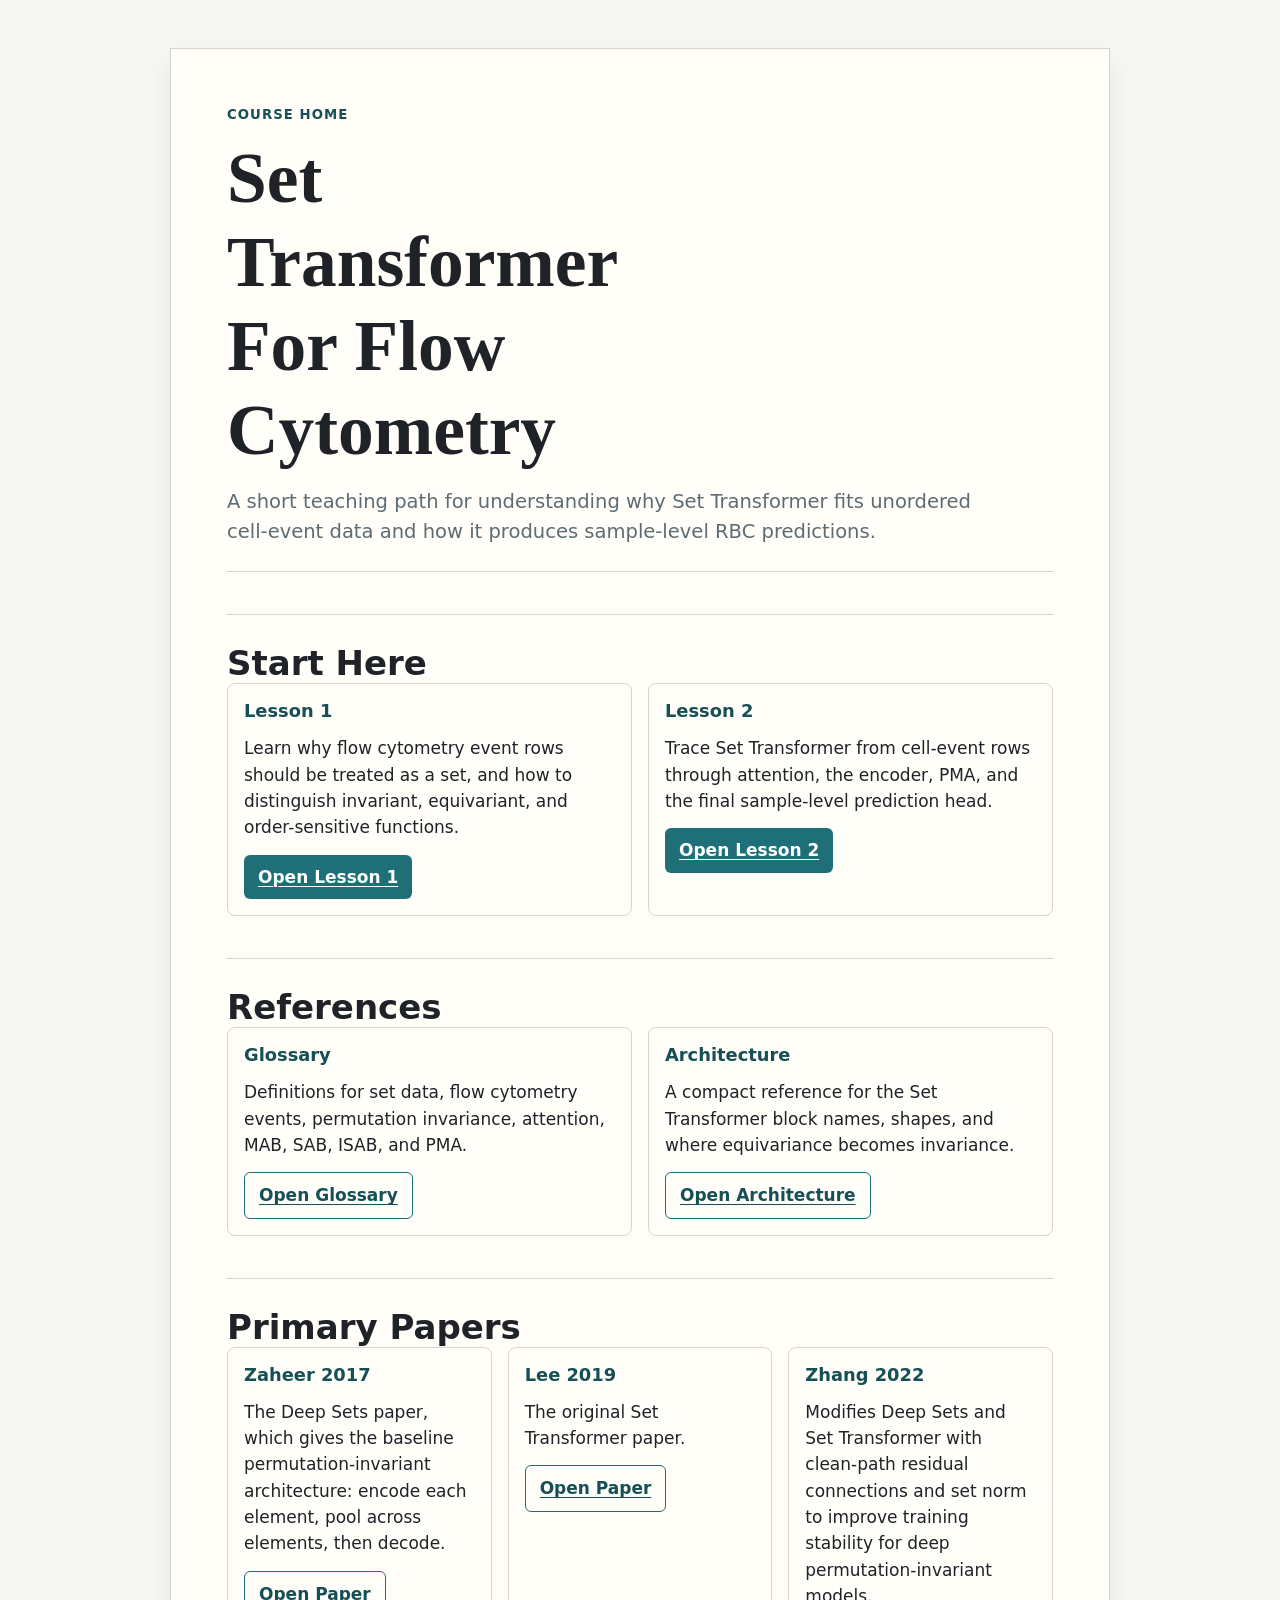
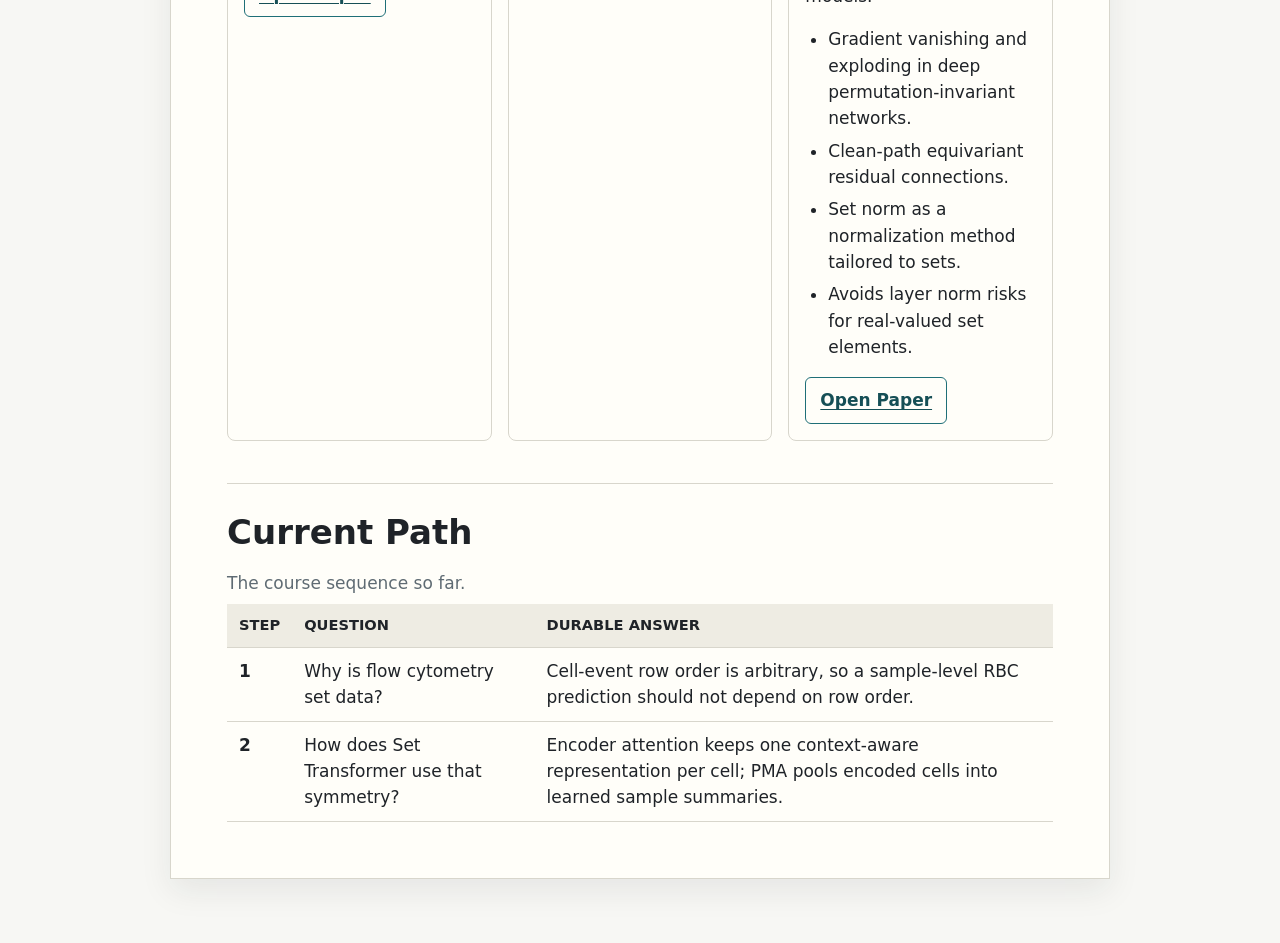
<file: index.html>
<!doctype html>
<html lang="en">
  <head>
    <meta charset="utf-8">
    <meta name="viewport" content="width=device-width, initial-scale=1">
    <title>Set Transformer Course Home</title>
    <link rel="stylesheet" href="assets/course.css">
  </head>
  <body>
    <main>
      <article>
        <header>
          <p class="kicker">Course Home</p>
          <h1>Set Transformer For Flow Cytometry</h1>
          <p class="lede">
            A short teaching path for understanding why Set Transformer fits unordered cell-event data and how it produces sample-level RBC predictions.
          </p>
        </header>

        <section aria-labelledby="start">
          <h2 id="start">Start Here</h2>
          <div class="grid">
            <section class="panel">
              <h3>Lesson 1</h3>
              <p>
                Learn why flow cytometry event rows should be treated as a set, and how to distinguish invariant, equivariant, and order-sensitive functions.
              </p>
              <p>
                <a class="button" href="lessons/0001-permutation-invariance-for-flow-cytometry.html" target="_blank" rel="noopener noreferrer">Open Lesson 1</a>
              </p>
            </section>

            <section class="panel">
              <h3>Lesson 2</h3>
              <p>
                Trace Set Transformer from cell-event rows through attention, the encoder, PMA, and the final sample-level prediction head.
              </p>
              <p>
                <a class="button" href="lessons/0002-how-set-transformer-builds-an-invariant-predictor.html" target="_blank" rel="noopener noreferrer">Open Lesson 2</a>
              </p>
            </section>
          </div>
        </section>

        <section aria-labelledby="reference">
          <h2 id="reference">References</h2>
          <div class="grid">
            <section class="panel">
              <h3>Glossary</h3>
              <p>
                Definitions for set data, flow cytometry events, permutation invariance, attention, MAB, SAB, ISAB, and PMA.
              </p>
              <p>
                <a class="button secondary" href="reference/glossary.html" target="_blank" rel="noopener noreferrer">Open Glossary</a>
              </p>
            </section>

            <section class="panel">
              <h3>Architecture</h3>
              <p>
                A compact reference for the Set Transformer block names, shapes, and where equivariance becomes invariance.
              </p>
              <p>
                <a class="button secondary" href="reference/set-transformer-architecture.html" target="_blank" rel="noopener noreferrer">Open Architecture</a>
              </p>
            </section>
          </div>
        </section>

        <section aria-labelledby="papers">
          <h2 id="papers">Primary Papers</h2>
          <div class="grid">
            <section class="panel">
              <h3>Zaheer 2017</h3>
              <p>
                The Deep Sets paper, which gives the baseline permutation-invariant architecture: encode each element, pool across elements, then decode.
              </p>
              <p>
                <a class="button secondary" href="https://arxiv.org/abs/1703.06114" target="_blank" rel="noopener noreferrer">Open Paper</a>
              </p>
            </section>

            <section class="panel">
              <h3>Lee 2019</h3>
              <p>
                The original Set Transformer paper.
              </p>
              <p>
                <a class="button secondary" href="https://arxiv.org/abs/1810.00825" target="_blank" rel="noopener noreferrer">Open Paper</a>
              </p>
            </section>

            <section class="panel">
              <h3>Zhang 2022</h3>
              <p>
                Modifies Deep Sets and Set Transformer with clean-path residual connections and set norm to improve training stability for deep permutation-invariant models.
              </p>
              <ul>
                <li>Gradient vanishing and exploding in deep permutation-invariant networks.</li>
                <li>Clean-path equivariant residual connections.</li>
                <li>Set norm as a normalization method tailored to sets.</li>
                <li>Avoids layer norm risks for real-valued set elements.</li>
              </ul>
              <p>
                <a class="button secondary" href="https://arxiv.org/abs/2206.11925" target="_blank" rel="noopener noreferrer">Open Paper</a>
              </p>
            </section>
          </div>
        </section>

        <section aria-labelledby="path">
          <h2 id="path">Current Path</h2>
          <table>
            <caption>The course sequence so far.</caption>
            <thead>
              <tr>
                <th>Step</th>
                <th>Question</th>
                <th>Durable answer</th>
              </tr>
            </thead>
            <tbody>
              <tr>
                <td><strong>1</strong></td>
                <td>Why is flow cytometry set data?</td>
                <td>Cell-event row order is arbitrary, so a sample-level RBC prediction should not depend on row order.</td>
              </tr>
              <tr>
                <td><strong>2</strong></td>
                <td>How does Set Transformer use that symmetry?</td>
                <td>Encoder attention keeps one context-aware representation per cell; PMA pools encoded cells into learned sample summaries.</td>
              </tr>
            </tbody>
          </table>
        </section>
      </article>
    </main>
  </body>
</html>
</file>
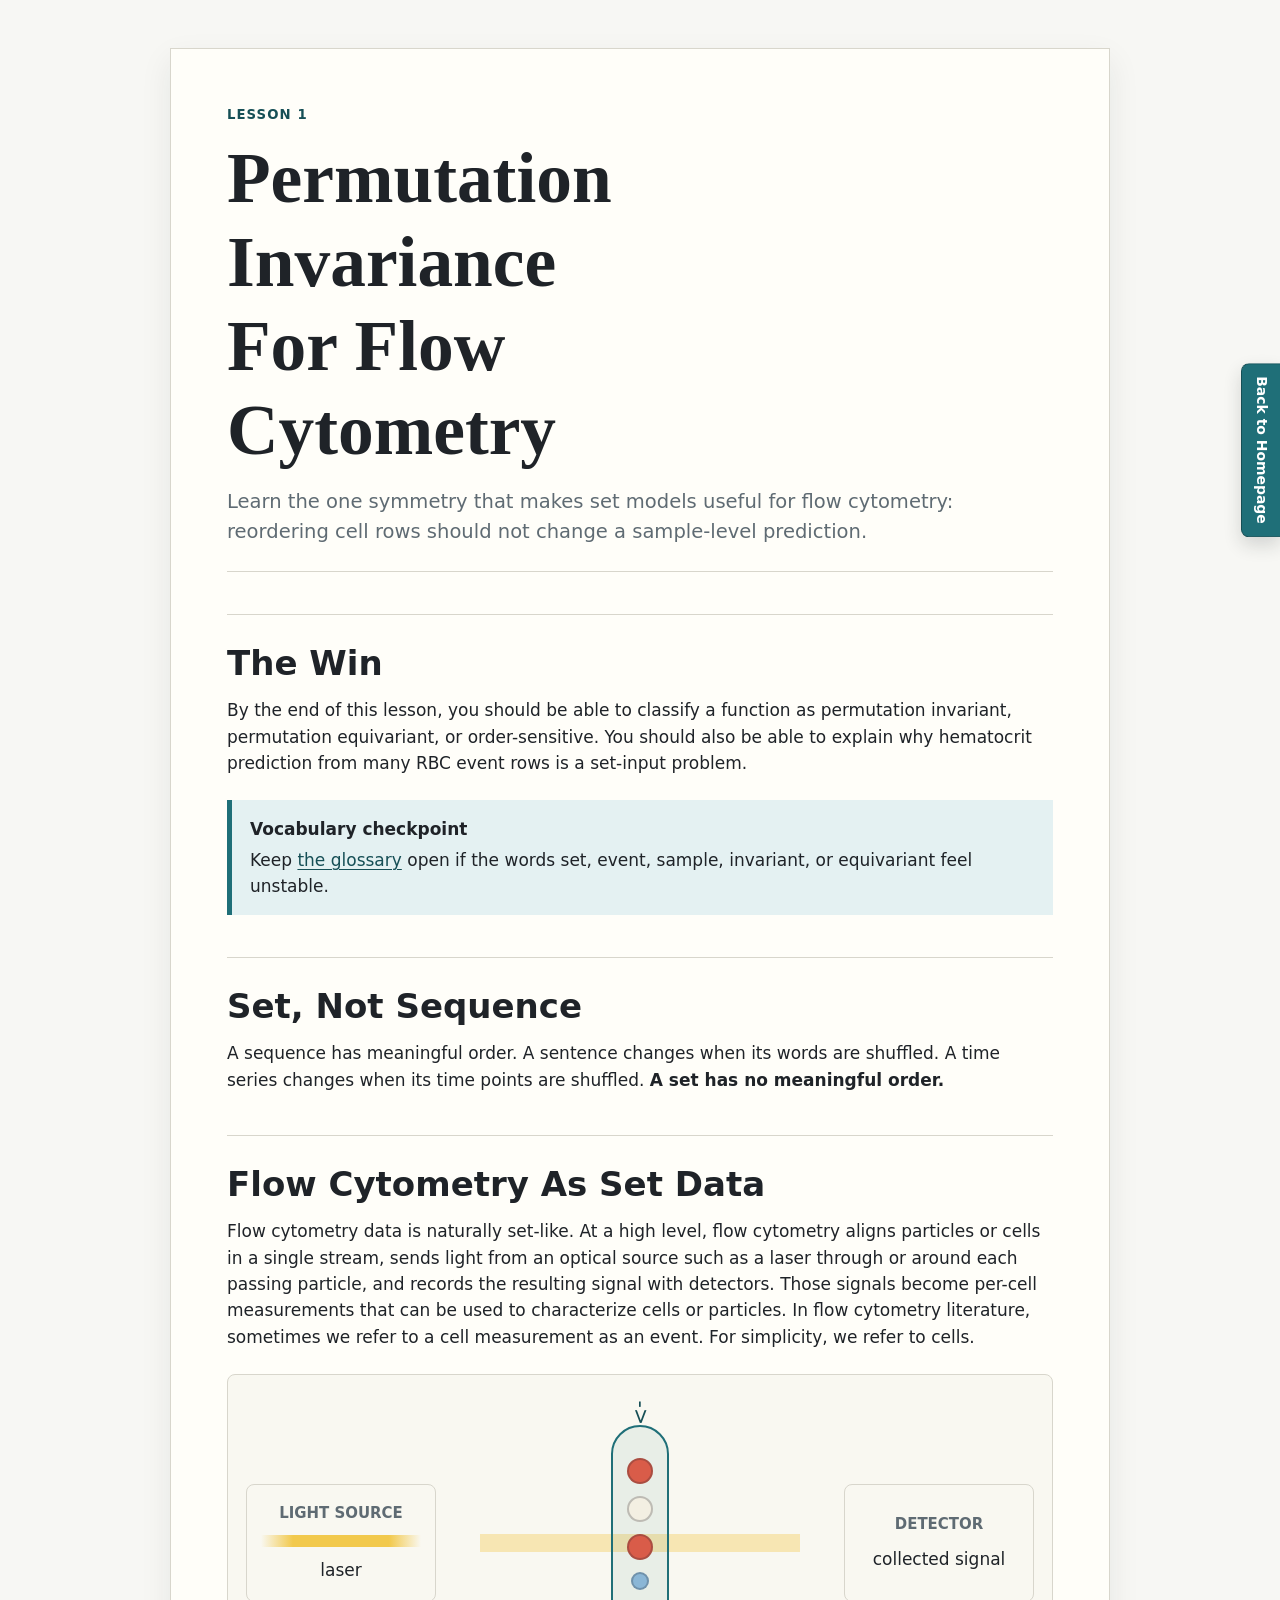
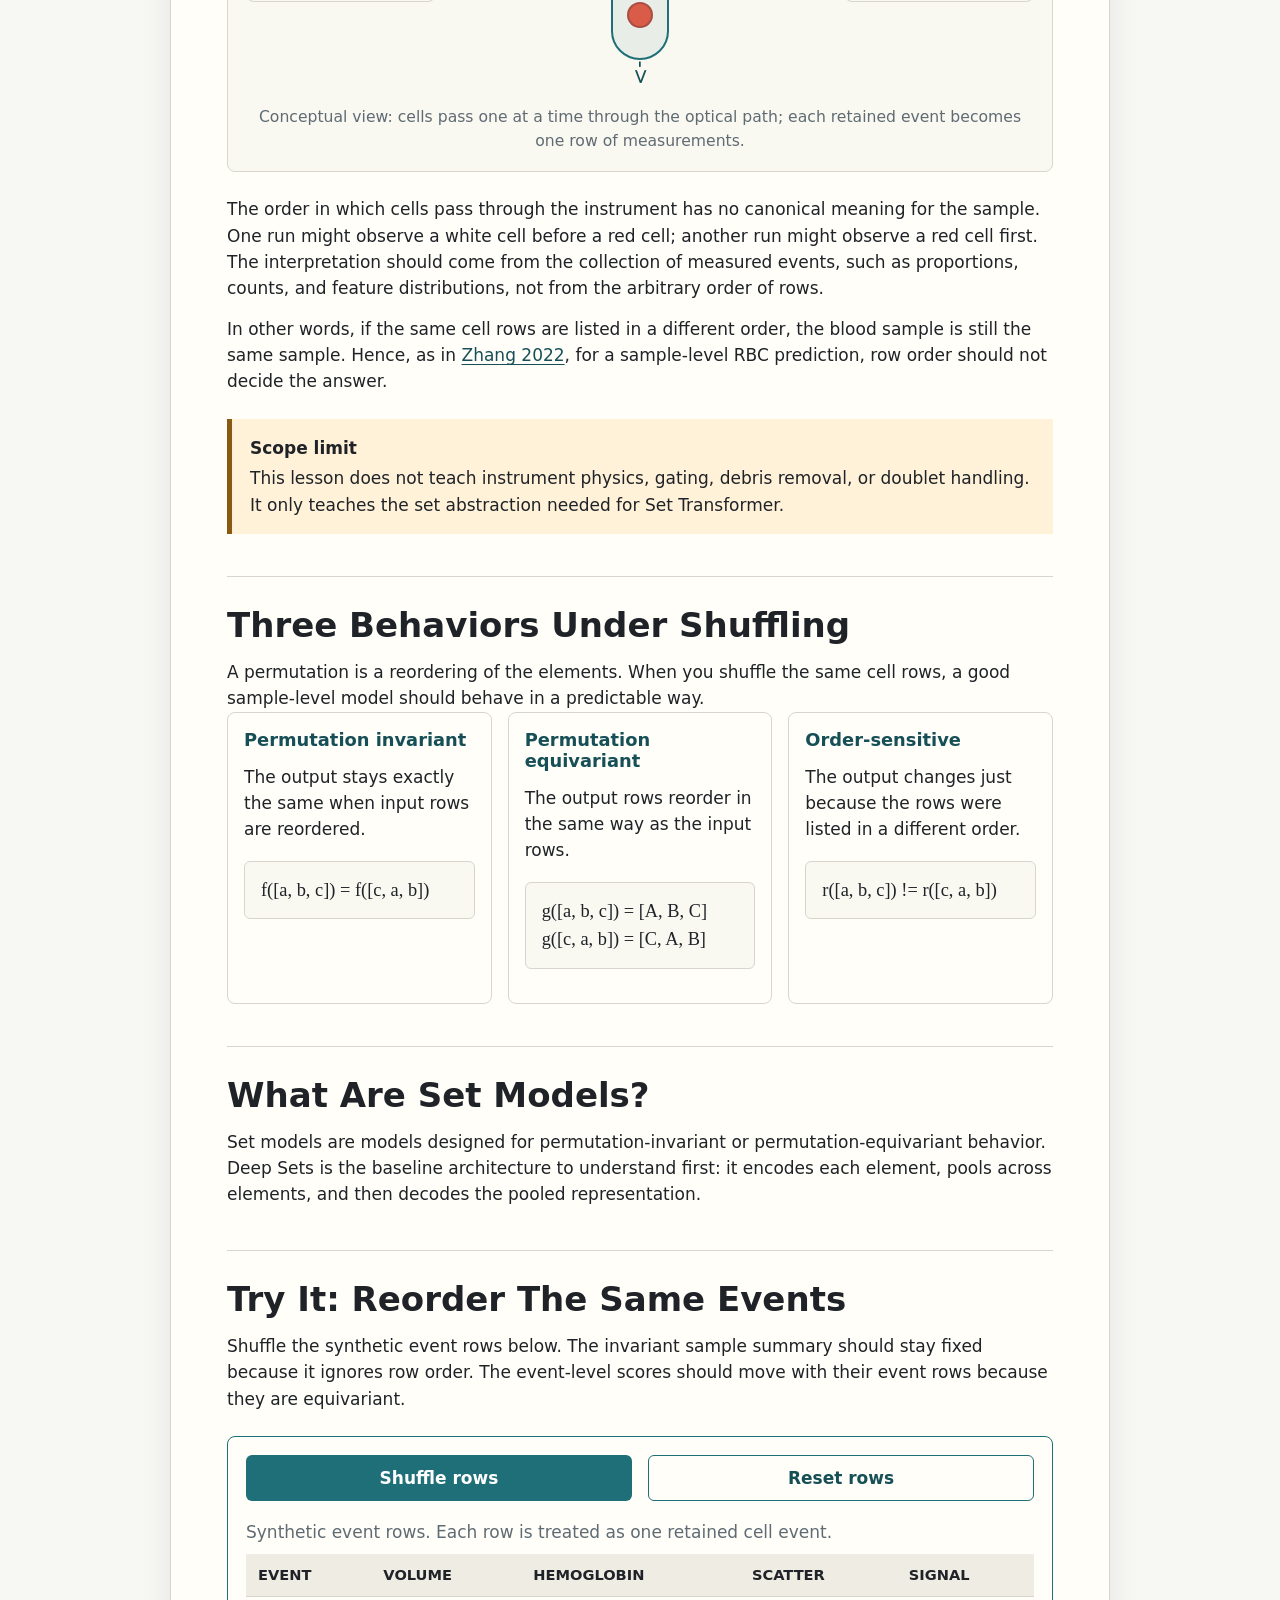
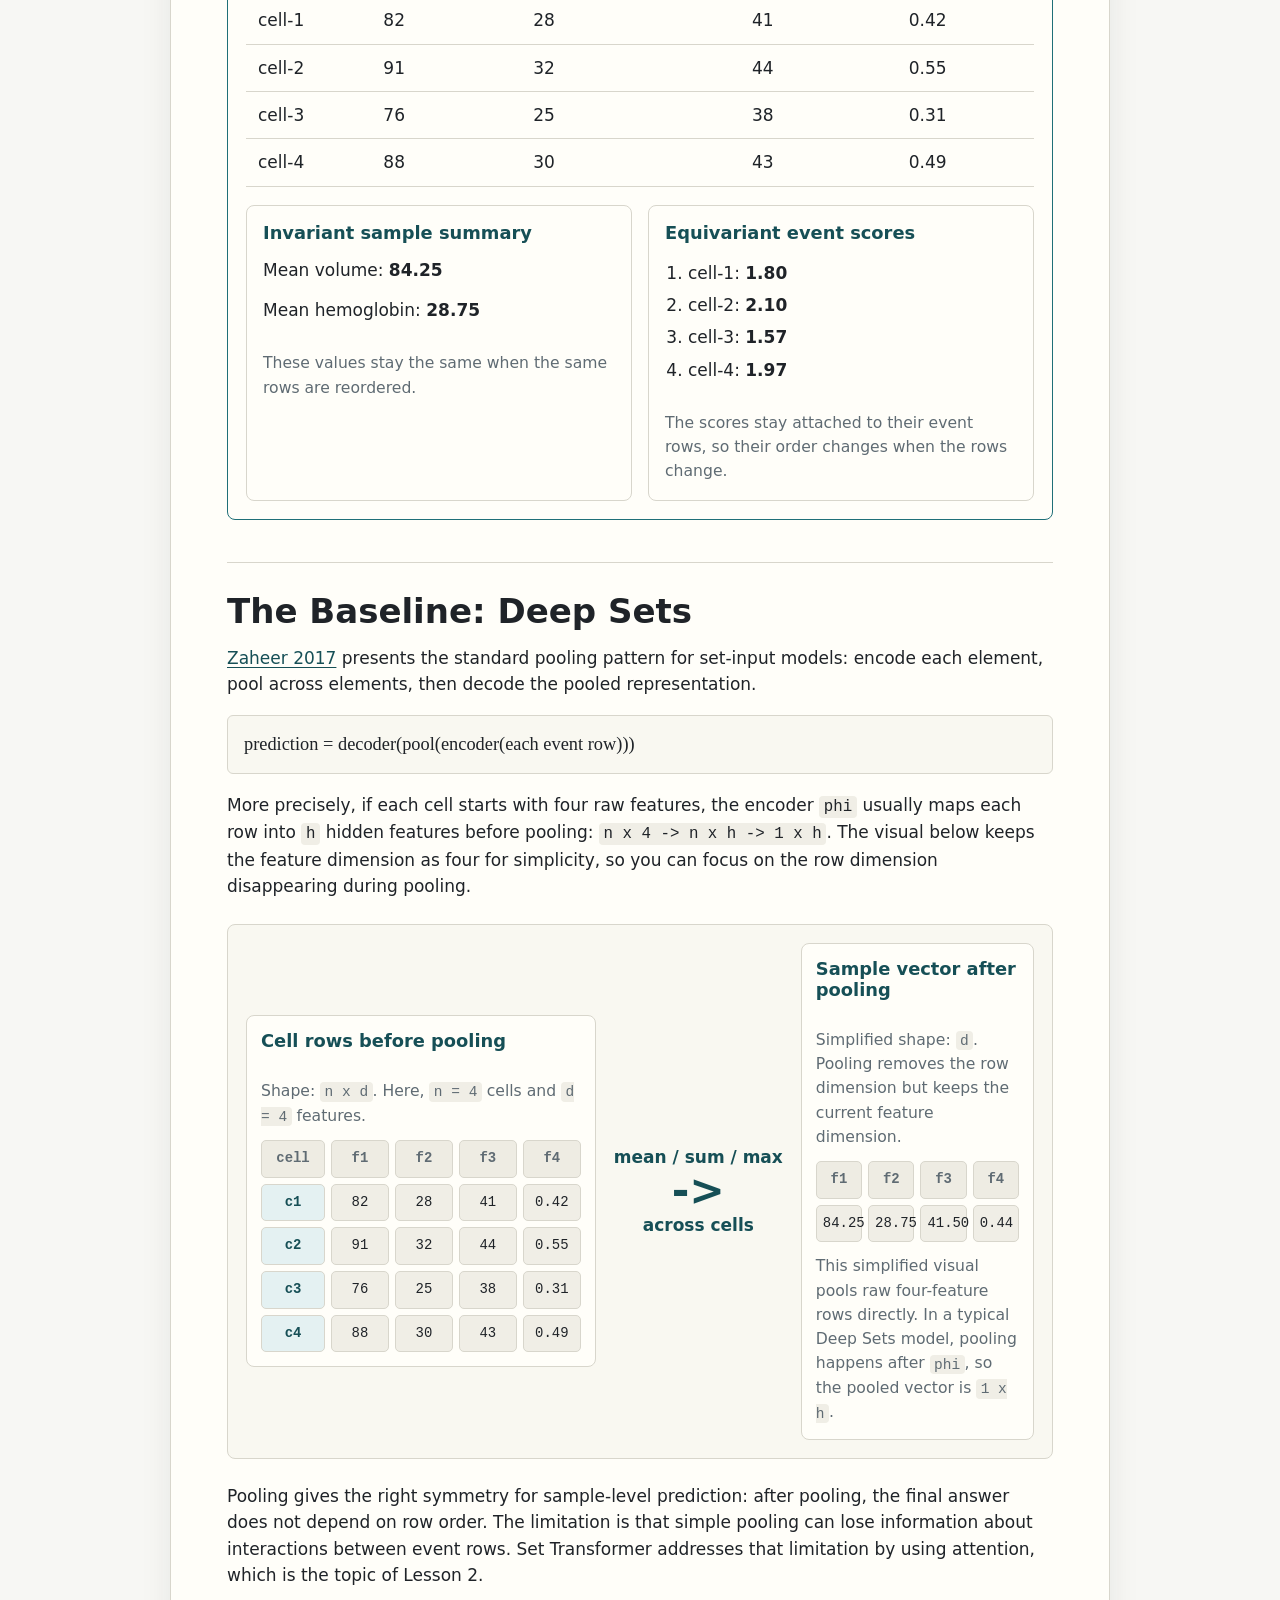
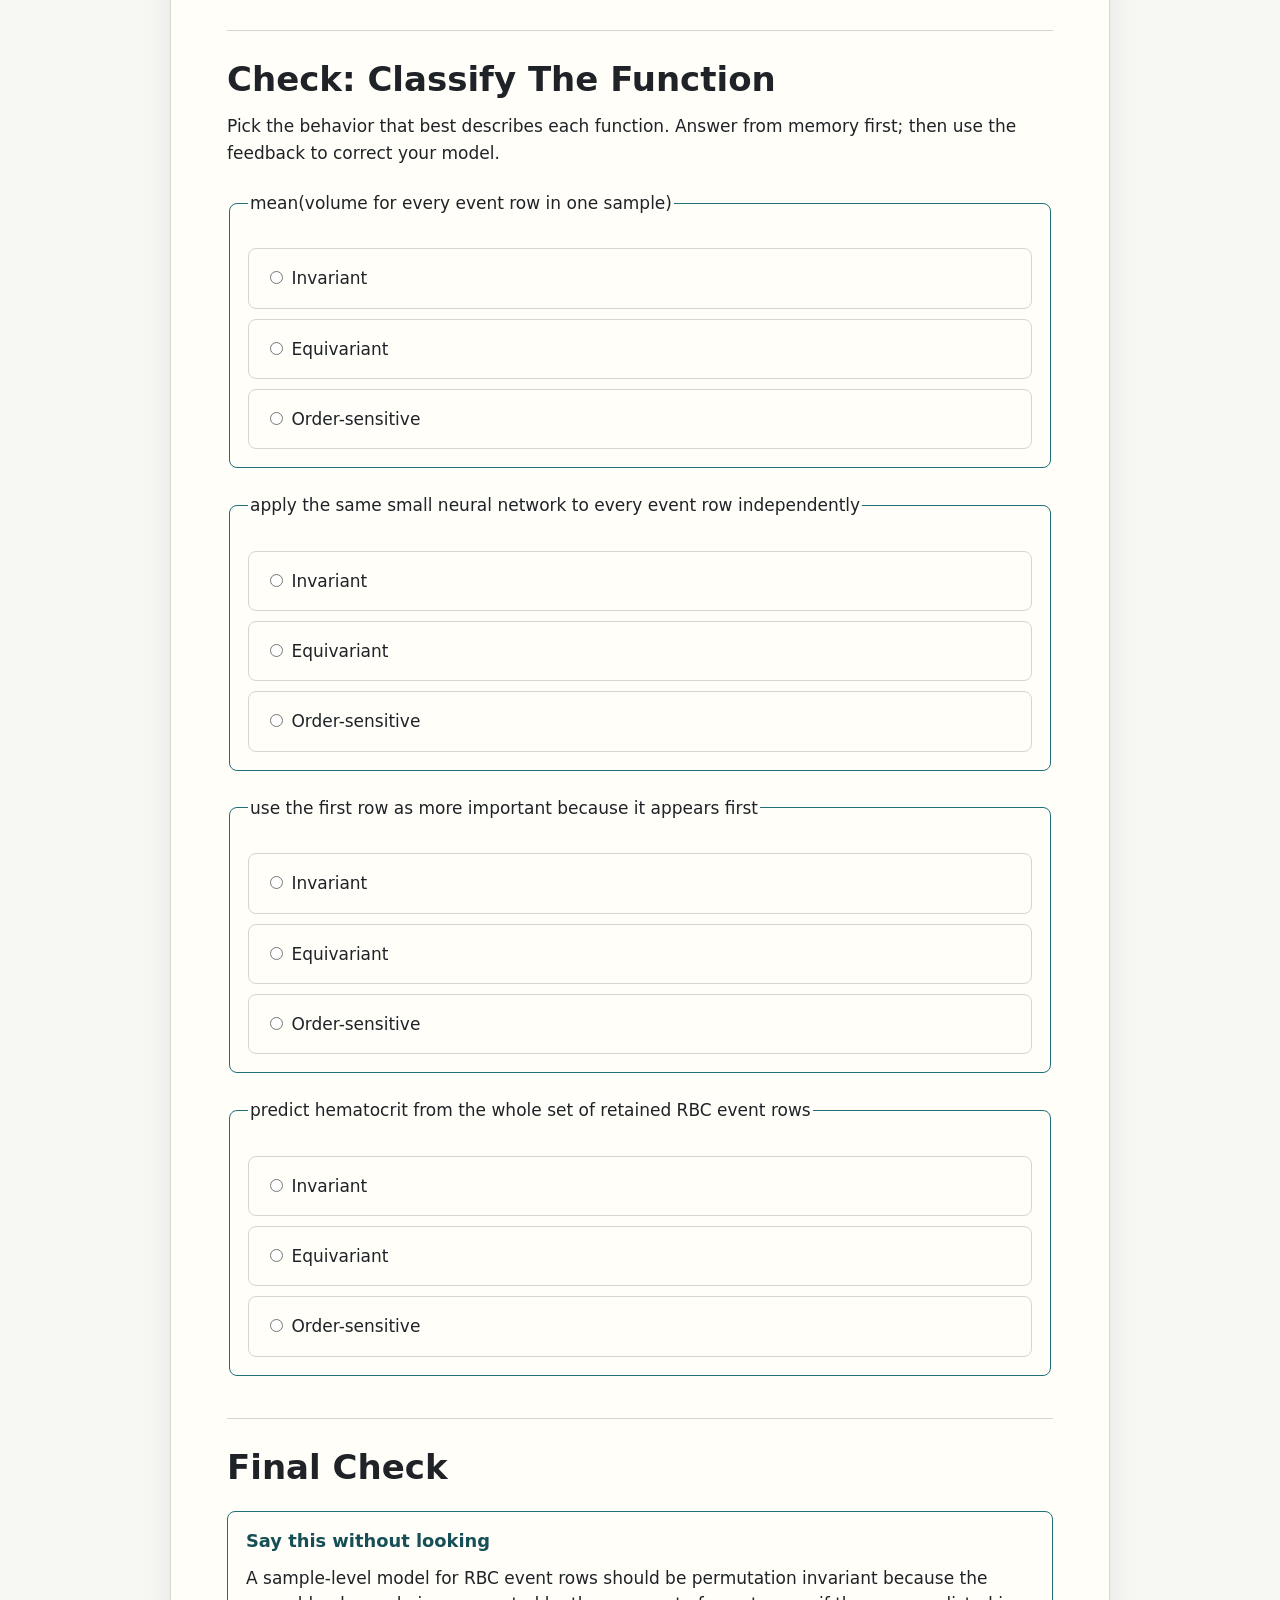
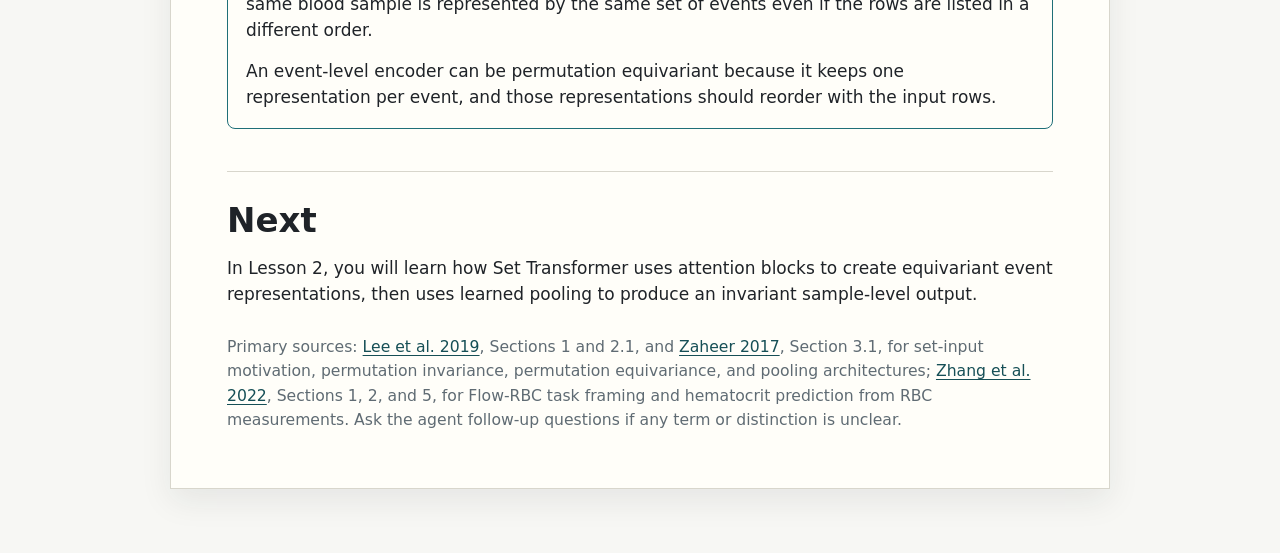
<file: lessons/0001-permutation-invariance-for-flow-cytometry.html>
<!doctype html>
<html lang="en">
  <head>
    <meta charset="utf-8">
    <meta name="viewport" content="width=device-width, initial-scale=1">
    <title>Permutation Invariance For Flow Cytometry</title>
    <link rel="stylesheet" href="../assets/course.css">
    <script src="../assets/permutation-demo.js" defer></script>
    <script src="../assets/quiz.js" defer></script>
  </head>
  <body>
    <a class="home-tab" href="../index.html">Back to Homepage</a>
    <main>
      <article>
        <header>
          <p class="kicker">Lesson 1</p>
          <h1>Permutation Invariance For Flow Cytometry</h1>
          <p class="lede">
            Learn the one symmetry that makes set models useful for flow cytometry: reordering cell rows should not change a sample-level prediction.
          </p>
        </header>

        <!-- Orient the learner to the single skill this lesson teaches. -->
        <section aria-labelledby="win">
          <h2 id="win">The Win</h2>
          <p>
            By the end of this lesson, you should be able to classify a function as permutation invariant, permutation equivariant, or order-sensitive.
            You should also be able to explain why hematocrit prediction from many RBC event rows is a set-input problem.
          </p>

          <div class="callout">
            <strong>Vocabulary checkpoint</strong>
            Keep <a href="../reference/glossary.html" target="_blank">the glossary</a> open if the words set, event, sample, invariant, or equivariant feel unstable.
          </div>
        </section>

        <!-- Establish the core contrast before introducing cytometry. -->
        <section aria-labelledby="set-not-sequence">
          <h2 id="set-not-sequence">Set, Not Sequence</h2>
          <p>
            A sequence has meaningful order. A sentence changes when its words are shuffled. A time series changes when its time points are shuffled.
            <strong>A set has no meaningful order.</strong>
          </p>
        </section>

        <!-- Flow cytometry context: enough domain framing to motivate set models. -->
        <section aria-labelledby="flow-cytometry-set-data">
          <h2 id="flow-cytometry-set-data">Flow Cytometry As Set Data</h2>
          <p>
            Flow cytometry data is naturally set-like. At a high level, flow cytometry aligns particles or cells in a single stream, sends light from an optical source such as a laser through or around each passing particle, and records the resulting signal with detectors. Those signals become per-cell measurements that can be used to characterize cells or particles. In flow cytometry literature, sometimes we refer to a cell measurement as an event. For simplicity, we refer to cells.
          </p>

          <div class="flow-diagram" role="img" aria-label="Conceptual flow cytometry diagram showing cells aligned in a tube, a light source crossing the stream, and a detector collecting signal.">
            <div class="flow-machine">
              <div class="flow-laser">
                <div class="flow-label">Light source</div>
                <div class="flow-beam"></div>
                <div>laser</div>
              </div>

              <div class="flow-tube-wrap">
                <div class="flow-light-crossing"></div>
                <div class="flow-tube" aria-hidden="true">
                  <span class="flow-cell red"></span>
                  <span class="flow-cell white"></span>
                  <span class="flow-cell red"></span>
                  <span class="flow-cell platelet"></span>
                  <span class="flow-cell red"></span>
                </div>
              </div>

              <div class="flow-detector">
                <div class="flow-label">Detector</div>
                <div>collected signal</div>
              </div>
            </div>
            <p class="flow-diagram-note">Conceptual view: cells pass one at a time through the optical path; each retained event becomes one row of measurements.</p>
          </div>

          <p>
            The order in which cells pass through the instrument has no canonical meaning for the sample. One run might observe a white cell before a red cell; another run might observe a red cell first. The interpretation should come from the collection of measured events, such as proportions, counts, and feature distributions, not from the arbitrary order of rows.
          </p>
          <p>
            In other words, if the same cell rows are listed in a different order, the blood sample is still the same sample. Hence, as in <a href="https://arxiv.org/abs/2206.11925" target="_blank" rel="noopener noreferrer">Zhang 2022</a>, for a sample-level RBC prediction, row order should not decide the answer.
          </p>

          <div class="callout warning">
            <strong>Scope limit</strong>
            This lesson does not teach instrument physics, gating, debris removal, or doublet handling. It only teaches the set abstraction needed for Set Transformer.
          </div>
        </section>

        <!-- Define the three possible behaviors under row reordering. -->
        <section aria-labelledby="three-behaviors">
          <h2 id="three-behaviors">Three Behaviors Under Shuffling</h2>

          <p>
            A permutation is a reordering of the elements. When you shuffle the same cell rows, a good sample-level model should behave in a predictable way.
          </p>

          <div class="grid">
            <section class="panel">
              <h3>Permutation invariant</h3>
              <p>The output stays exactly the same when input rows are reordered.</p>
              <p class="formula">f([a, b, c]) = f([c, a, b])</p>
            </section>

            <section class="panel">
              <h3>Permutation equivariant</h3>
              <p>The output rows reorder in the same way as the input rows.</p>
              <p class="formula">g([a, b, c]) = [A, B, C]<br>g([c, a, b]) = [C, A, B]</p>
            </section>

            <section class="panel">
              <h3>Order-sensitive</h3>
              <p>The output changes just because the rows were listed in a different order.</p>
              <p class="formula">r([a, b, c]) != r([c, a, b])</p>
            </section>
          </div>
        </section>

        <!-- Bridge from the symmetry idea to neural-network architectures. -->
        <section aria-labelledby="set-models">
          <h2 id="set-models">What Are Set Models?</h2>
          <p>
            Set models are models designed for permutation-invariant or permutation-equivariant behavior. Deep Sets is the baseline architecture to understand first: it encodes each element, pools across elements, and then decodes the pooled representation.
          </p>
        </section>

        <!-- Interactive demonstration: same rows, different order. -->
        <section aria-labelledby="demo">
          <h2 id="demo">Try It: Reorder The Same Events</h2>
          <p>
            Shuffle the synthetic event rows below. The invariant sample summary should stay fixed because it ignores row order.
            The event-level scores should move with their event rows because they are equivariant.
          </p>

          <div class="exercise" data-permutation-demo></div>
        </section>

        <!-- Deep Sets is the simplest architecture before Set Transformer. -->
        <section aria-labelledby="deep-sets">
          <h2 id="deep-sets">The Baseline: Deep Sets</h2>
          <p>
            <a href="https://arxiv.org/abs/1703.06114" target="_blank" rel="noopener noreferrer">Zaheer 2017</a> presents the standard pooling pattern for set-input models: encode each element, pool across elements, then decode the pooled representation.
          </p>

          <p class="formula">prediction = decoder(pool(encoder(each event row)))</p>
          <p>
            More precisely, if each cell starts with four raw features, the encoder <code>phi</code> usually maps each row into <code>h</code> hidden features before pooling:
            <code>n x 4 -> n x h -> 1 x h</code>. The visual below keeps the feature dimension as four for simplicity, so you can focus on the row dimension disappearing during pooling.
          </p>

          <div class="pooling-diagram" role="img" aria-label="Pooling diagram showing n cell rows with four features being pooled into one four-feature sample vector.">
            <div class="pooling-flow">
              <section class="feature-matrix">
                <h3>Cell rows before pooling</h3>
                <p class="source-note">Shape: <code>n x d</code>. Here, <code>n = 4</code> cells and <code>d = 4</code> features.</p>
                <div class="matrix-grid" aria-hidden="true">
                  <div class="matrix-cell heading">cell</div>
                  <div class="matrix-cell heading">f1</div>
                  <div class="matrix-cell heading">f2</div>
                  <div class="matrix-cell heading">f3</div>
                  <div class="matrix-cell heading">f4</div>

                  <div class="matrix-cell row-label">c1</div>
                  <div class="matrix-cell">82</div>
                  <div class="matrix-cell">28</div>
                  <div class="matrix-cell">41</div>
                  <div class="matrix-cell">0.42</div>

                  <div class="matrix-cell row-label">c2</div>
                  <div class="matrix-cell">91</div>
                  <div class="matrix-cell">32</div>
                  <div class="matrix-cell">44</div>
                  <div class="matrix-cell">0.55</div>

                  <div class="matrix-cell row-label">c3</div>
                  <div class="matrix-cell">76</div>
                  <div class="matrix-cell">25</div>
                  <div class="matrix-cell">38</div>
                  <div class="matrix-cell">0.31</div>

                  <div class="matrix-cell row-label">c4</div>
                  <div class="matrix-cell">88</div>
                  <div class="matrix-cell">30</div>
                  <div class="matrix-cell">43</div>
                  <div class="matrix-cell">0.49</div>
                </div>
              </section>

              <div class="pooling-arrow" aria-hidden="true">
                <span>mean / sum / max</span>
                <span class="arrow">-></span>
                <span>across cells</span>
              </div>

              <section class="pooled-vector">
                <h3>Sample vector after pooling</h3>
                <p class="source-note">Simplified shape: <code>d</code>. Pooling removes the row dimension but keeps the current feature dimension.</p>
                <div class="vector-grid" aria-hidden="true">
                  <div class="matrix-cell heading">f1</div>
                  <div class="matrix-cell heading">f2</div>
                  <div class="matrix-cell heading">f3</div>
                  <div class="matrix-cell heading">f4</div>
                  <div class="matrix-cell">84.25</div>
                  <div class="matrix-cell">28.75</div>
                  <div class="matrix-cell">41.50</div>
                  <div class="matrix-cell">0.44</div>
                </div>
                <p class="dimension-note">
                  This simplified visual pools raw four-feature rows directly. In a typical Deep Sets model, pooling happens after <code>phi</code>, so the pooled vector is <code>1 x h</code>.
                </p>
              </section>
            </div>
          </div>

          <p>
            Pooling gives the right symmetry for sample-level prediction: after pooling, the final answer does not depend on row order.
            The limitation is that simple pooling can lose information about interactions between event rows.
            Set Transformer addresses that limitation by using attention, which is the topic of Lesson 2.
          </p>
        </section>

        <!-- Retrieval practice: force the learner to classify examples. -->
        <section aria-labelledby="quiz">
          <h2 id="quiz">Check: Classify The Function</h2>
          <p>
            Pick the behavior that best describes each function. Answer from memory first; then use the feedback to correct your model.
          </p>

          <div data-quiz data-options="Invariant|Equivariant|Order-sensitive">
            <div data-quiz-mount></div>
            <script type="application/json">
              [
                {
                  "prompt": "mean(volume for every event row in one sample)",
                  "answer": "Invariant",
                  "explanation": "A mean over the same rows stays the same after row order changes."
                },
                {
                  "prompt": "apply the same small neural network to every event row independently",
                  "answer": "Equivariant",
                  "explanation": "Each output remains attached to its input row, so outputs reorder when inputs reorder."
                },
                {
                  "prompt": "use the first row as more important because it appears first",
                  "answer": "Order-sensitive",
                  "explanation": "The result can change when a different event row becomes first."
                },
                {
                  "prompt": "predict hematocrit from the whole set of retained RBC event rows",
                  "answer": "Invariant",
                  "explanation": "The target is sample-level, so reordering rows should not change the prediction."
                }
              ]
            </script>
          </div>
        </section>

        <!-- End with a compact recall target for storage strength. -->
        <section aria-labelledby="final-check">
          <h2 id="final-check">Final Check</h2>
          <div class="exercise">
            <h3>Say this without looking</h3>
            <p>
              A sample-level model for RBC event rows should be permutation invariant because the same blood sample is represented by the same set of events even if the rows are listed in a different order.
            </p>
            <p>
              An event-level encoder can be permutation equivariant because it keeps one representation per event, and those representations should reorder with the input rows.
            </p>
          </div>
        </section>

        <section aria-labelledby="next">
          <h2 id="next">Next</h2>
          <p>
            In Lesson 2, you will learn how Set Transformer uses attention blocks to create equivariant event representations, then uses learned pooling to produce an invariant sample-level output.
          </p>
        </section>

        <p class="source-note">
          Primary sources: <a href="https://arxiv.org/abs/1810.00825" target="_blank" rel="noopener noreferrer">Lee et al. 2019</a>, Sections 1 and 2.1, and <a href="https://arxiv.org/abs/1703.06114" target="_blank" rel="noopener noreferrer">Zaheer 2017</a>, Section 3.1, for set-input motivation, permutation invariance, permutation equivariance, and pooling architectures; <a href="https://arxiv.org/abs/2206.11925" target="_blank" rel="noopener noreferrer">Zhang et al. 2022</a>, Sections 1, 2, and 5, for Flow-RBC task framing and hematocrit prediction from RBC measurements. Ask the agent follow-up questions if any term or distinction is unclear.
        </p>
      </article>
    </main>
  </body>
</html>
</file>
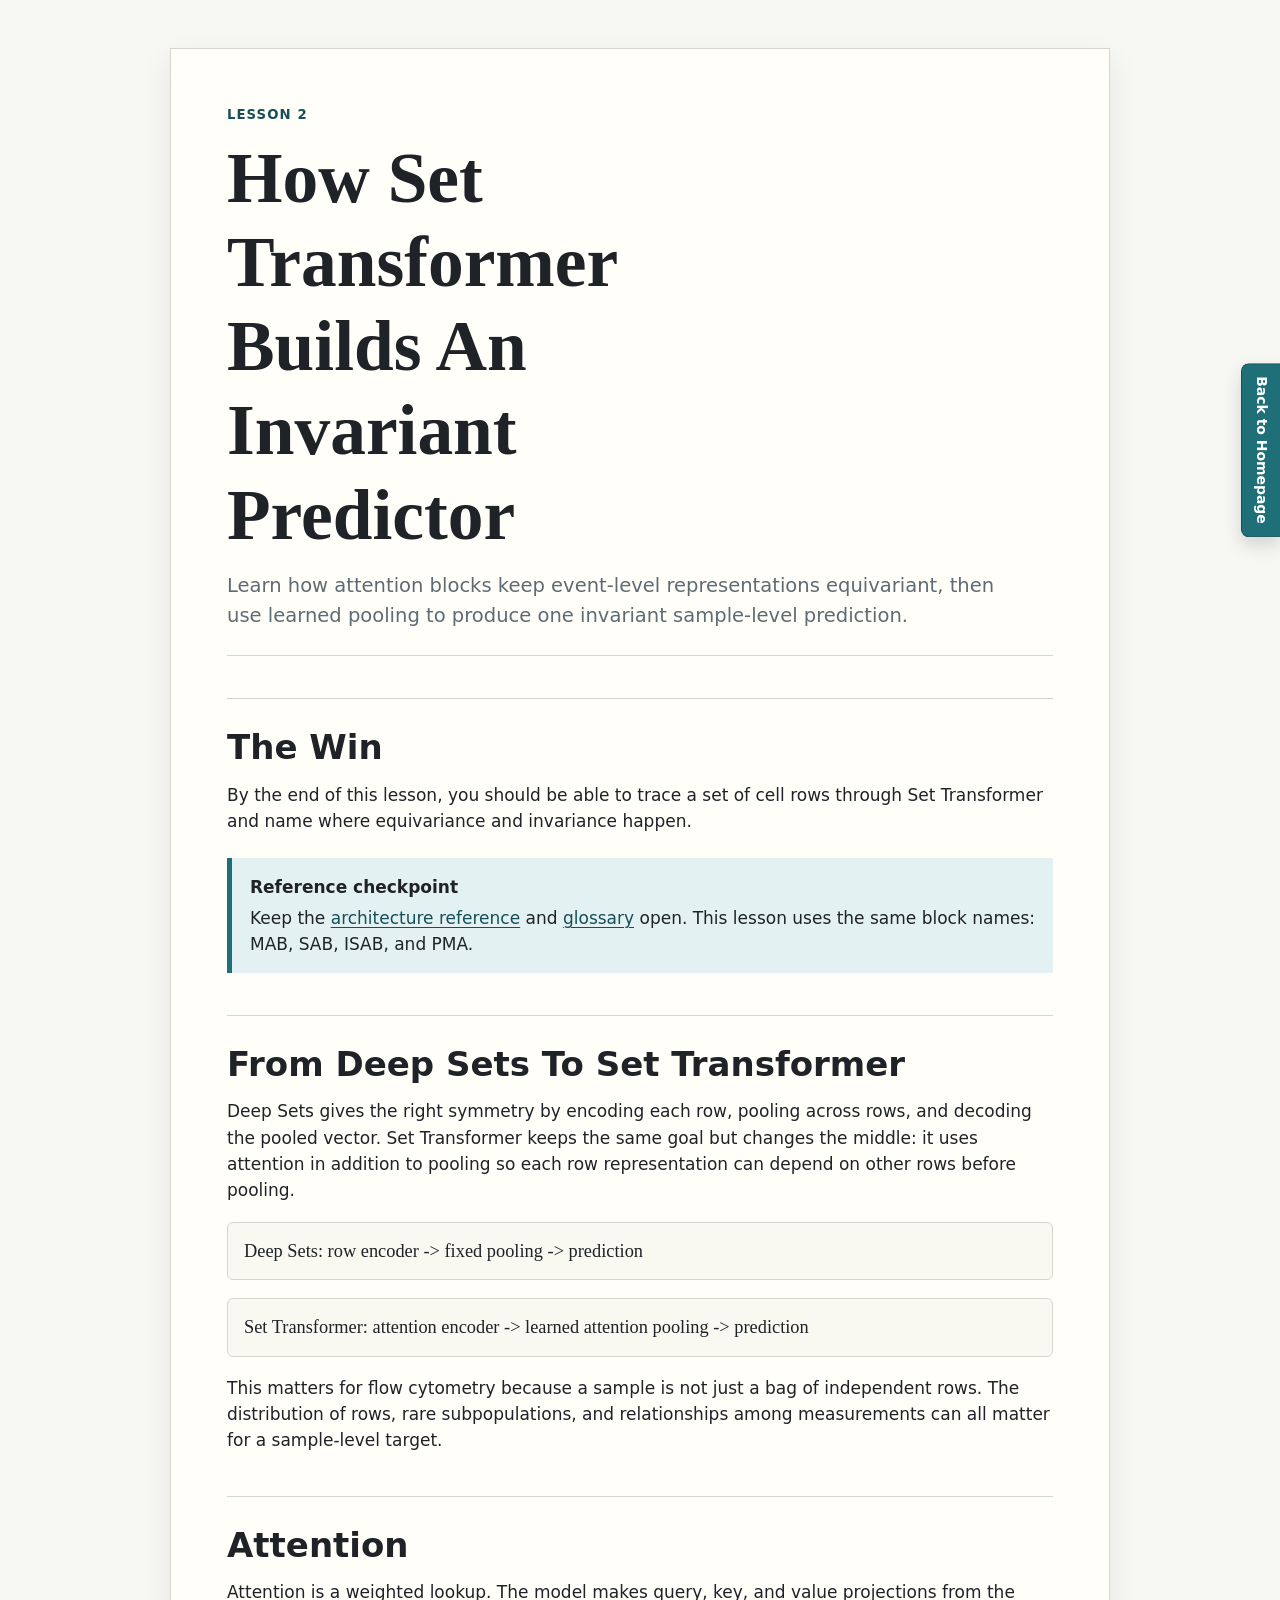
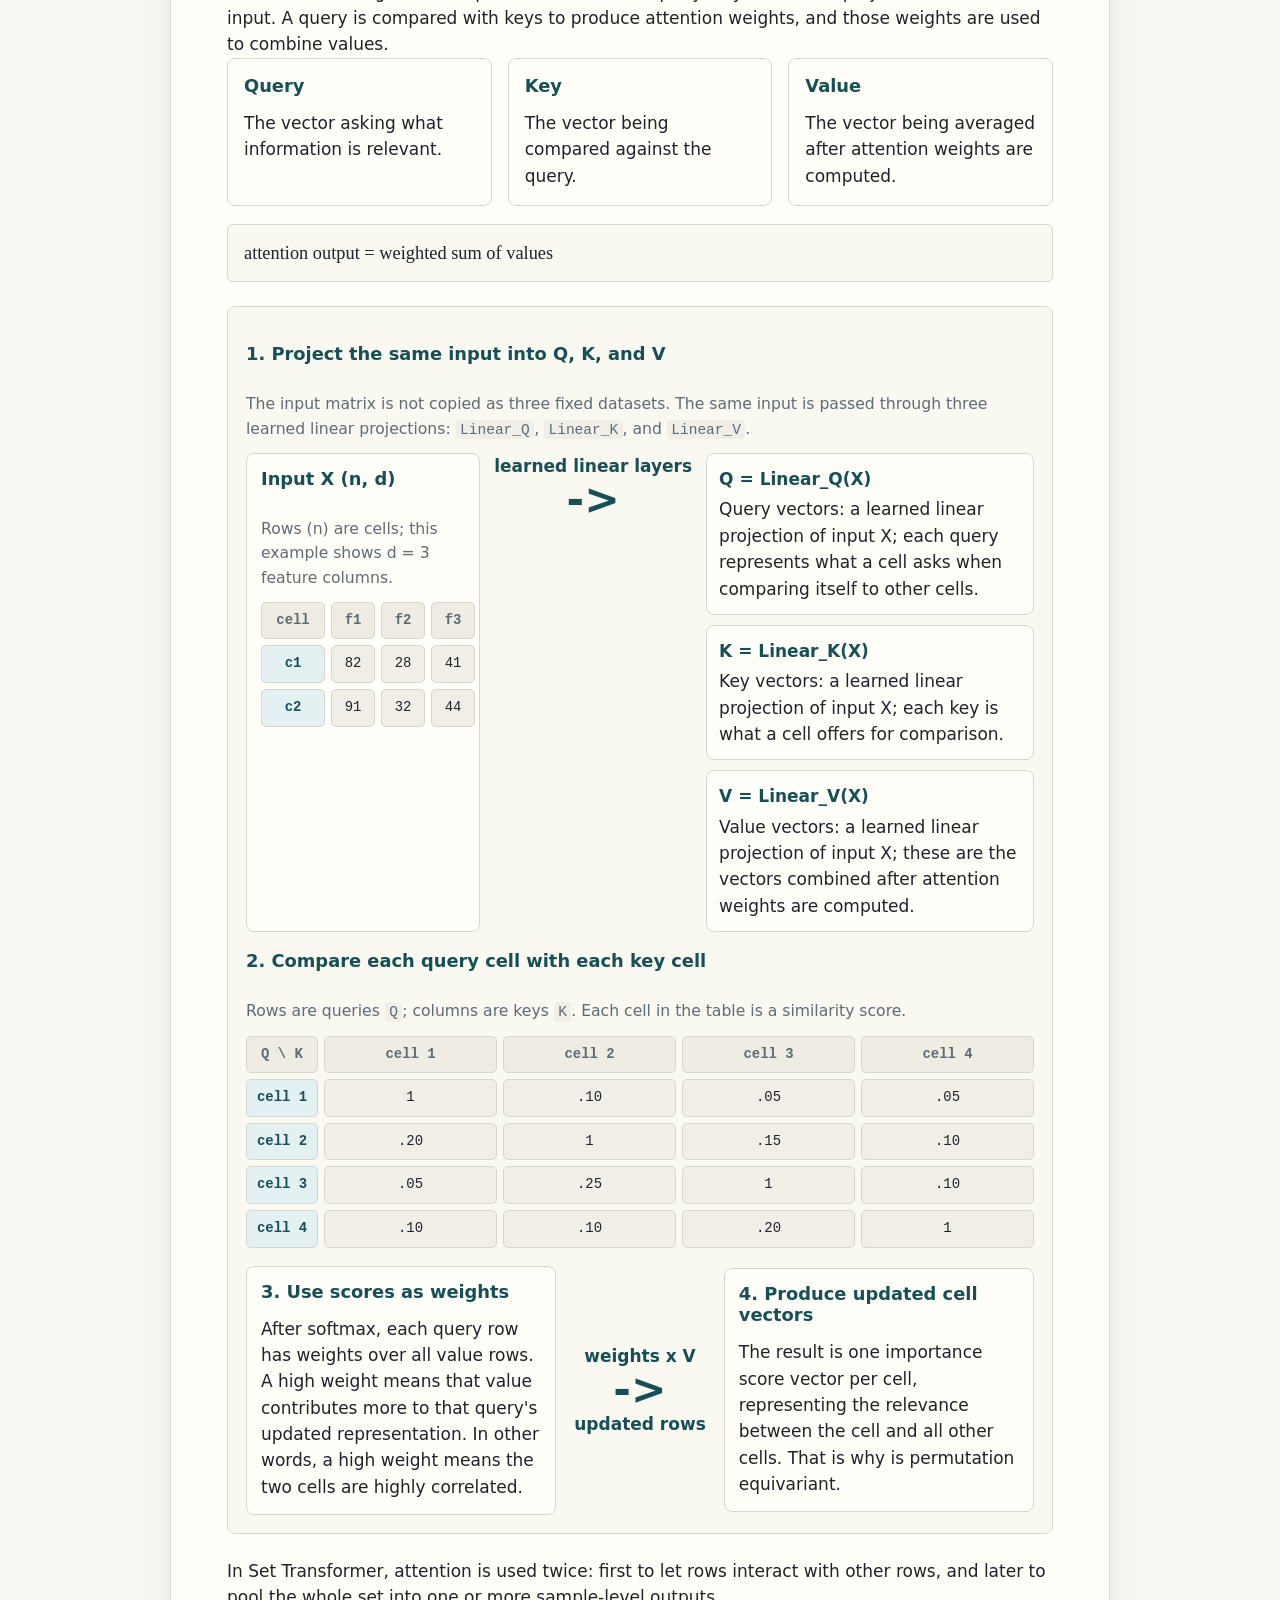
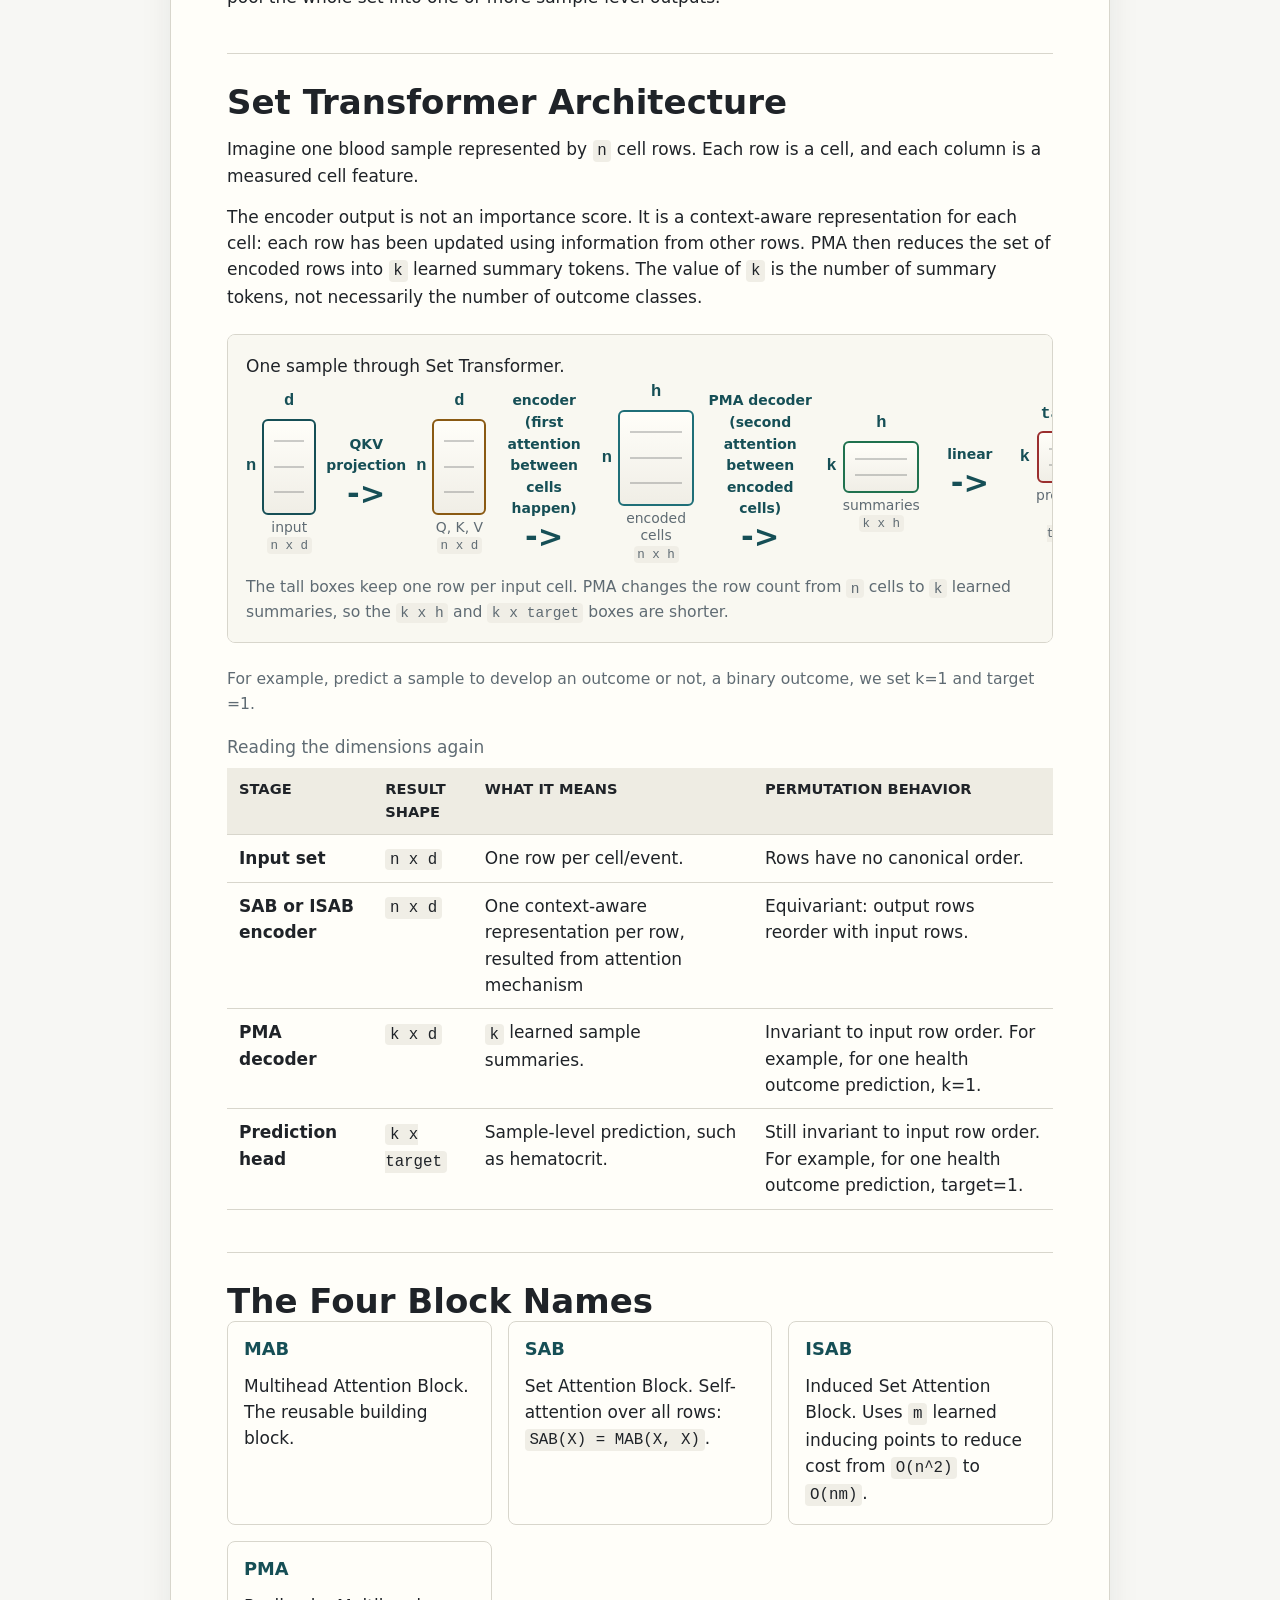
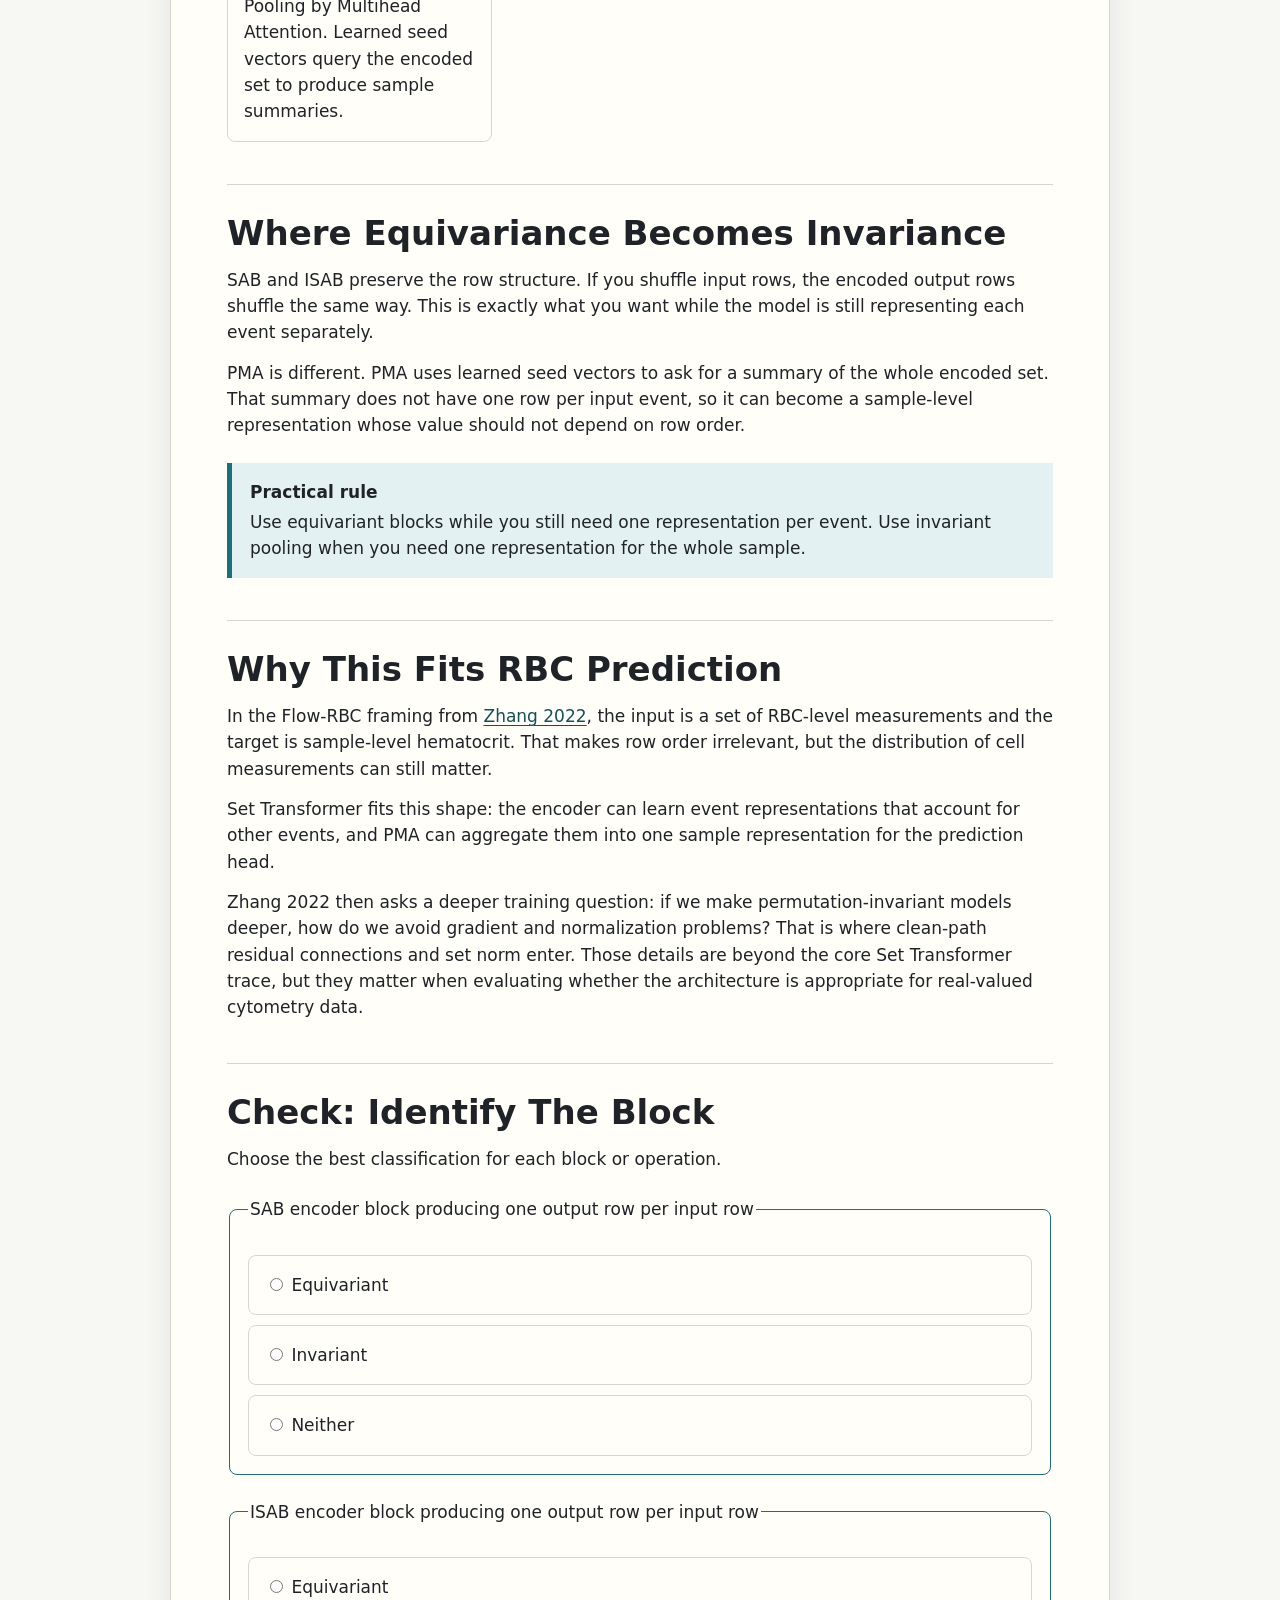
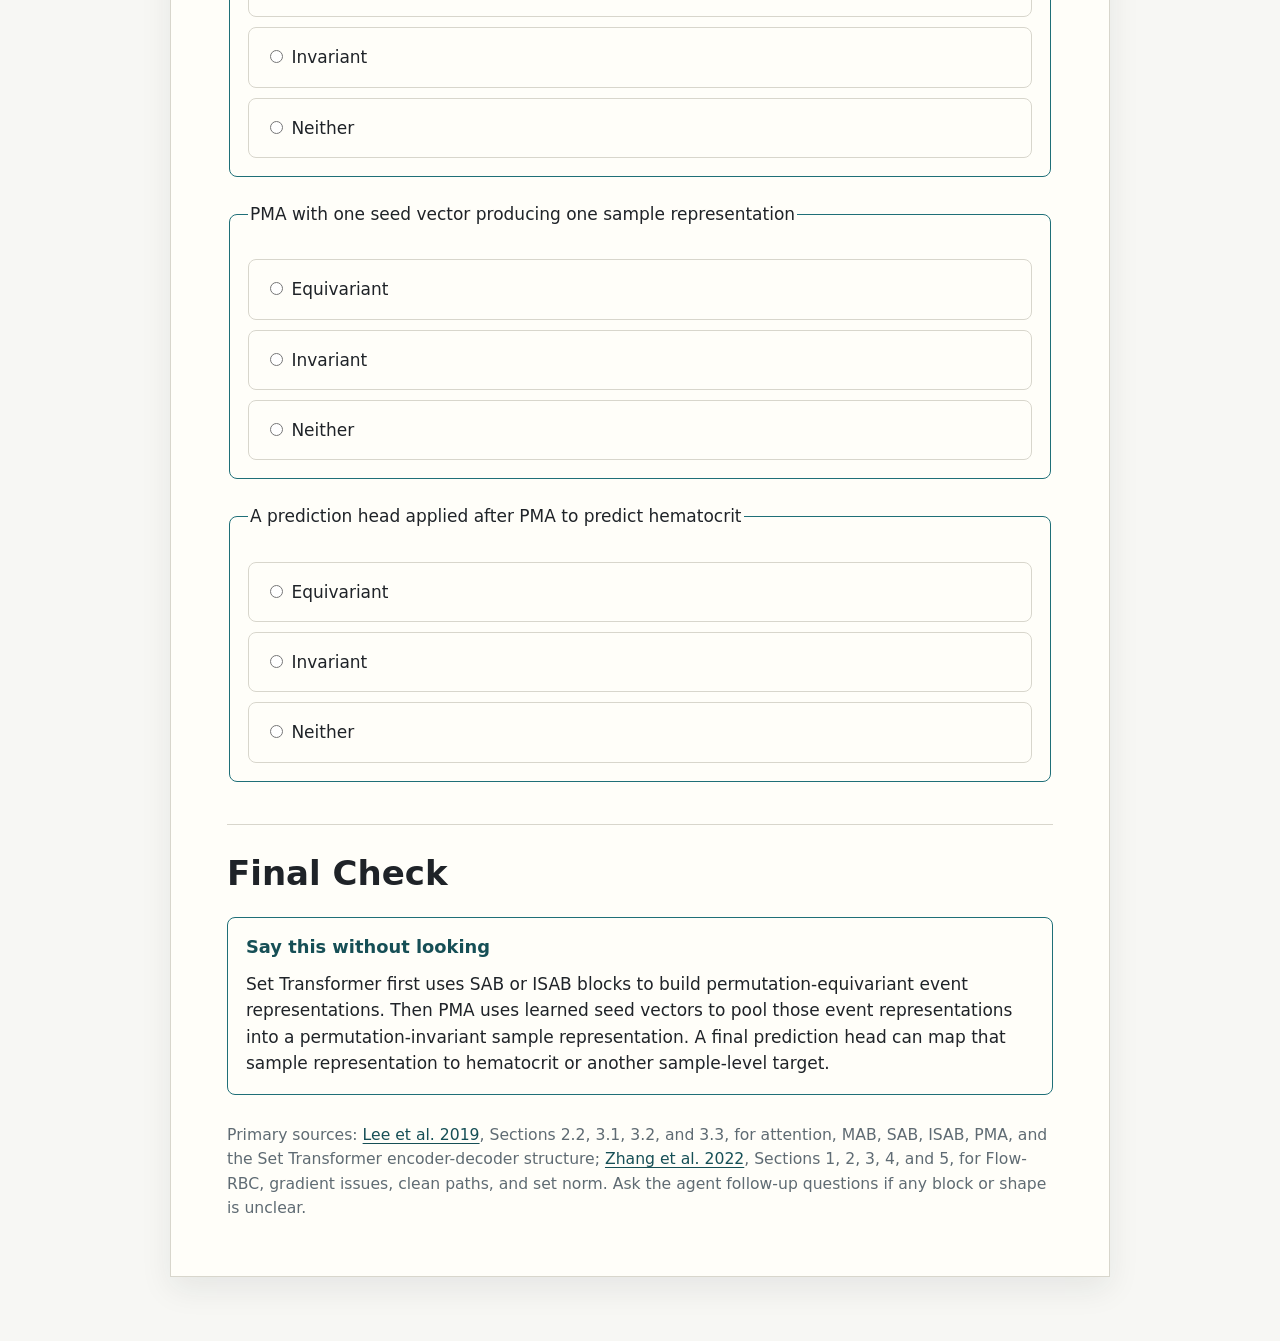
<file: lessons/0002-how-set-transformer-builds-an-invariant-predictor.html>
<!doctype html>
<html lang="en">
  <head>
    <meta charset="utf-8">
    <meta name="viewport" content="width=device-width, initial-scale=1">
    <title>How Set Transformer Builds An Invariant Predictor</title>
    <link rel="stylesheet" href="../assets/course.css">
    <script src="../assets/quiz.js" defer></script>
  </head>
  <body>
    <a class="home-tab" href="../index.html">Back to Homepage</a>
    <main>
      <article>
        <header>
          <p class="kicker">Lesson 2</p>
          <h1>How Set Transformer Builds An Invariant Predictor</h1>
          <p class="lede">
            Learn how attention blocks keep event-level representations equivariant, then use learned pooling to produce one invariant sample-level prediction.
          </p>
        </header>

        <!-- Orient the learner to the one architecture skill in this lesson. -->
        <section aria-labelledby="win">
          <h2 id="win">The Win</h2>
          <p>
            By the end of this lesson, you should be able to trace a set of cell rows through Set Transformer and name where equivariance and invariance happen.
          </p>

          <div class="callout">
            <strong>Reference checkpoint</strong>
            Keep the <a href="../reference/set-transformer-architecture.html" target="_blank">architecture reference</a> and <a href="../reference/glossary.html" target="_blank">glossary</a> open. This lesson uses the same block names: MAB, SAB, ISAB, and PMA.
          </div>
        </section>

        <!-- Connect Lesson 1's Deep Sets baseline to Set Transformer. -->
        <section aria-labelledby="from-deep-sets">
          <h2 id="from-deep-sets">From Deep Sets To Set Transformer</h2>
          <p>
            Deep Sets gives the right symmetry by encoding each row, pooling across rows, and decoding the pooled vector. Set Transformer keeps the same goal but changes the middle: it uses attention in addition to pooling so each row representation can depend on other rows before pooling.
          </p>
          <p class="formula">
            Deep Sets: row encoder -> fixed pooling -> prediction
          </p>
          <p class="formula">
            Set Transformer: attention encoder -> learned attention pooling -> prediction
          </p>
          <p>
            This matters for flow cytometry because a sample is not just a bag of independent rows. The distribution of rows, rare subpopulations, and relationships among measurements can all matter for a sample-level target.
          </p>
        </section>

        <!-- Teach attention only to the level needed for the blocks. -->
        <section aria-labelledby="attention">
          <h2 id="attention">Attention</h2>
          <p>
            Attention is a weighted lookup. The model makes query, key, and value projections from the input. A query is compared with keys to produce attention weights, and those weights are used to combine values.
          </p>

          <div class="grid">
            <section class="panel">
              <h3>Query</h3>
              <p>The vector asking what information is relevant.</p>
            </section>
            <section class="panel">
              <h3>Key</h3>
              <p>The vector being compared against the query.</p>
            </section>
            <section class="panel">
              <h3>Value</h3>
              <p>The vector being averaged after attention weights are computed.</p>
            </section>
          </div>

          <p class="formula">
            attention output = weighted sum of values
          </p>

          <div class="attention-diagram" role="img" aria-label="Attention diagram showing query cells as rows, key cells as columns, a score matrix between them, and scores weighting value vectors.">
            <section class="attention-step">
              <h3>1. Project the same input into Q, K, and V</h3>
              <p class="source-note">
                The input matrix is not copied as three fixed datasets. The same input is passed through three learned linear projections: <code>Linear_Q</code>, <code>Linear_K</code>, and <code>Linear_V</code>.
              </p>
              <div class="qkv-flow">
                <section class="feature-matrix">
                  <h3>Input X (n, d)</h3>
                  <p class="source-note">Rows (n) are cells; this example shows d = 3 feature columns.</p>
                  <div class="matrix-grid three-feature-grid" aria-hidden="true">
                    <div class="matrix-cell heading">cell</div>
                    <div class="matrix-cell heading">f1</div>
                    <div class="matrix-cell heading">f2</div>
                    <div class="matrix-cell heading">f3</div>

                    <div class="matrix-cell row-label">c1</div>
                    <div class="matrix-cell">82</div>
                    <div class="matrix-cell">28</div>
                    <div class="matrix-cell">41</div>

                    <div class="matrix-cell row-label">c2</div>
                    <div class="matrix-cell">91</div>
                    <div class="matrix-cell">32</div>
                    <div class="matrix-cell">44</div>
                  </div>
                </section>

                <div class="pooling-arrow" aria-hidden="true">
                  <span>learned linear layers</span>
                  <span class="arrow">-></span>
                </div>

                <section class="qkv-branches">
                  <div class="qkv-branch">
                    <strong>Q = Linear_Q(X)</strong>
                    Query vectors: a learned linear projection of input X; each query represents what a cell asks when comparing itself to other cells.
                  </div>
                  <div class="qkv-branch">
                    <strong>K = Linear_K(X)</strong>
                    Key vectors: a learned linear projection of input X; each key is what a cell offers for comparison.
                  </div>
                  <div class="qkv-branch">
                    <strong>V = Linear_V(X)</strong>
                    Value vectors: a learned linear projection of input X; these are the vectors combined after attention weights are computed.
                  </div>
                </section>
              </div>
            </section>

            <section class="attention-step">
              <h3>2. Compare each query cell with each key cell</h3>
              <p class="source-note">Rows are queries <code>Q</code>; columns are keys <code>K</code>. Each cell in the table is a similarity score.</p>
              <div class="attention-score-grid" aria-hidden="true">
                <div class="matrix-cell heading">Q \ K</div>
                <div class="matrix-cell heading">cell 1</div>
                <div class="matrix-cell heading">cell 2</div>
                <div class="matrix-cell heading">cell 3</div>
                <div class="matrix-cell heading">cell 4</div>

                <div class="matrix-cell row-label">cell 1</div>
                <div class="matrix-cell">1</div>
                <div class="matrix-cell">.10</div>
                <div class="matrix-cell">.05</div>
                <div class="matrix-cell">.05</div>

                <div class="matrix-cell row-label">cell 2</div>
                <div class="matrix-cell">.20</div>
                <div class="matrix-cell">1</div>
                <div class="matrix-cell">.15</div>
                <div class="matrix-cell">.10</div>

                <div class="matrix-cell row-label">cell 3</div>
                <div class="matrix-cell">.05</div>
                <div class="matrix-cell">.25</div>
                <div class="matrix-cell">1</div>
                <div class="matrix-cell">.10</div>

                <div class="matrix-cell row-label">cell 4</div>
                <div class="matrix-cell">.10</div>
                <div class="matrix-cell">.10</div>
                <div class="matrix-cell">.20</div>
                <div class="matrix-cell">1</div>
              </div>
            </section>

            <div class="attention-flow">
              <section class="feature-matrix">
                <h3>3. Use scores as weights</h3>
                <p>
                  After softmax, each query row has weights over all value rows. A high weight means that value contributes more to that query's updated representation. In other words, a high weight means the two cells are highly correlated.
                </p>
              </section>

              <div class="pooling-arrow" aria-hidden="true">
                <span>weights x V</span>
                <span class="arrow">-></span>
                <span>updated rows</span>
              </div>

              <section class="pooled-vector">
                <h3>4. Produce updated cell vectors</h3>
                <p>
                  The result is one importance score vector per cell, representing the relevance between the cell and all other cells. That is why is permutation equivariant.
                </p>
              </section>
            </div>
          </div>

          <p>
            In Set Transformer, attention is used twice: first to let rows interact with other rows, and later to pool the whole set into one or more sample-level outputs.
          </p>
        </section>

        <!-- Main architecture trace: this is the durable mental model. -->
        <section aria-labelledby="trace">
          <h2 id="trace">Set Transformer Architecture</h2>
          <p>
            Imagine one blood sample represented by <code>n</code> cell rows. Each row is a cell, and each column is a measured cell feature.
          </p>
          <p>
            The encoder output is not an importance score. It is a context-aware representation for each cell: each row has been updated using information from other rows. PMA then reduces the set of encoded rows into <code>k</code> learned summary tokens. The value of <code>k</code> is the number of summary tokens, not necessarily the number of outcome classes.
          </p>


          <div class="pooling-diagram architecture-strip" role="img" aria-label="Set Transformer architecture diagram: n by d input, QKV projection to n by d, encoder to n by h, PMA decoder to k by h, and linear head to k by target.">
            <caption>One sample through Set Transformer.</caption>

            <div class="architecture-flow" aria-hidden="true">
              
              <div class="matrix-sketch tall">
                <div class="col-label">d</div>
                <div class="row-label">n</div>
                <div class="matrix-box">
                  <span class="matrix-line"></span>
                  <span class="matrix-line"></span>
                  <span class="matrix-line"></span>
                </div>
                <div class="shape-label">input<br><code>n x d</code></div>
              </div>
              <div class="arch-step">
                <span>QKV projection</span>
                <span class="arch-arrow">-></span>
              </div>

              <div class="matrix-sketch tall">
                <div class="col-label">d</div>
                <div class="row-label">n</div>
                <div class="matrix-box projected">
                  <span class="matrix-line"></span>
                  <span class="matrix-line"></span>
                  <span class="matrix-line"></span>
                </div>
                <div class="shape-label">Q, K, V<br><code>n x d</code></div>
              </div>

              <div class="arch-step">
                <span>encoder (first attention between cells happen)</span>
                <span class="arch-arrow">-></span>
              </div>

              <div class="matrix-sketch tall wide">
                <div class="col-label">h</div>
                <div class="row-label">n</div>
                <div class="matrix-box encoded">
                  <span class="matrix-line"></span>
                  <span class="matrix-line"></span>
                  <span class="matrix-line"></span>
                </div>
                <div class="shape-label">encoded cells<br><code>n x h</code></div>
              </div>

              <div class="arch-step">
                <span>PMA decoder (second attention between encoded cells)</span>
                <span class="arch-arrow">-></span>
              </div>

              <div class="matrix-sketch short wide">
                <div class="col-label">h</div>
                <div class="row-label">k</div>
                <div class="matrix-box pooled">
                  <span class="matrix-line"></span>
                  <span class="matrix-line"></span>
                </div>
                <div class="shape-label">summaries<br><code>k x h</code></div>
              </div>

              <div class="arch-step">
                <span>linear</span>
                <span class="arch-arrow">-></span>
              </div>

              <div class="matrix-sketch short target">
                <div class="col-label">target</div>
                <div class="row-label">k</div>
                <div class="matrix-box output">
                  <span class="matrix-line"></span>
                  <span class="matrix-line"></span>
                </div>
                <div class="shape-label">prediction<br><code>k x target</code></div>
              </div>
            </div>
            <p class="dimension-note">
              The tall boxes keep one row per input cell. PMA changes the row count from <code>n</code> cells to <code>k</code> learned summaries, so the <code>k x h</code> and <code>k x target</code> boxes are shorter.
            </p>
          </div>

          <p class="dimension-note">
              For example, predict a sample to develop an outcome or not, a binary outcome, we set k=1 and target =1.
          </p>

          <table>
            <caption>Reading the dimensions again</caption>
            <thead>
              <tr>
                <th>Stage</th>
                <th>Result shape</th>
                <th>What it means</th>
                <th>Permutation behavior</th>
              </tr>
            </thead>
            <tbody>
              <tr>
                <td><strong>Input set</strong></td>
                <td><code>n x d</code></td>
                <td>One row per cell/event.</td>
                <td>Rows have no canonical order.</td>
              </tr>
              <tr>
                <td><strong>SAB or ISAB encoder</strong></td>
                <td><code>n x d</code></td>
                <td>One context-aware representation per row, resulted from attention mechanism</td>
                <td>Equivariant: output rows reorder with input rows.</td>
              </tr>
              <tr>
                <td><strong>PMA decoder</strong></td>
                <td><code>k x d</code></td>
                <td><code>k</code> learned sample summaries.</td>
                <td>Invariant to input row order. For example, for one health outcome prediction, k=1.</td>
              </tr>
              <tr>
                <td><strong>Prediction head</strong></td>
                <td><code>k x target</code></td>
                <td>Sample-level prediction, such as hematocrit.</td>
                <td>Still invariant to input row order. For example, for one health outcome prediction, target=1.</td>
              </tr>
            </tbody>
          </table>
        </section>

        <!-- Explain each block in the shortest useful form. -->
        <section aria-labelledby="blocks">
          <h2 id="blocks">The Four Block Names</h2>

          <div class="grid">
            <section class="panel">
              <h3>MAB</h3>
              <p>Multihead Attention Block. The reusable building block.</p>
            </section>
            <section class="panel">
              <h3>SAB</h3>
              <p>Set Attention Block. Self-attention over all rows: <code>SAB(X) = MAB(X, X)</code>.</p>
            </section>
            <section class="panel">
              <h3>ISAB</h3>
              <p>Induced Set Attention Block. Uses <code>m</code> learned inducing points to reduce cost from <code>O(n^2)</code> to <code>O(nm)</code>.</p>
            </section>
            <section class="panel">
              <h3>PMA</h3>
              <p>Pooling by Multihead Attention. Learned seed vectors query the encoded set to produce sample summaries.</p>
            </section>
          </div>
        </section>

        <!-- Make the symmetry distinction explicit. -->
        <section aria-labelledby="where">
          <h2 id="where">Where Equivariance Becomes Invariance</h2>
          <p>
            SAB and ISAB preserve the row structure. If you shuffle input rows, the encoded output rows shuffle the same way. This is exactly what you want while the model is still representing each event separately.
          </p>
          <p>
            PMA is different. PMA uses learned seed vectors to ask for a summary of the whole encoded set. That summary does not have one row per input event, so it can become a sample-level representation whose value should not depend on row order.
          </p>

          <div class="callout">
            <strong>Practical rule</strong>
            Use equivariant blocks while you still need one representation per event. Use invariant pooling when you need one representation for the whole sample.
          </div>
        </section>

        <!-- Bridge to the RBC use case and Zhang 2022. -->
        <section aria-labelledby="rbc">
          <h2 id="rbc">Why This Fits RBC Prediction</h2>
          <p>
            In the Flow-RBC framing from <a href="https://arxiv.org/abs/2206.11925" target="_blank" rel="noopener noreferrer">Zhang 2022</a>, the input is a set of RBC-level measurements and the target is sample-level hematocrit. That makes row order irrelevant, but the distribution of cell measurements can still matter.
          </p>
          <p>
            Set Transformer fits this shape: the encoder can learn event representations that account for other events, and PMA can aggregate them into one sample representation for the prediction head.
          </p>
          <p>
            Zhang 2022 then asks a deeper training question: if we make permutation-invariant models deeper, how do we avoid gradient and normalization problems? That is where clean-path residual connections and set norm enter. Those details are beyond the core Set Transformer trace, but they matter when evaluating whether the architecture is appropriate for real-valued cytometry data.
          </p>
        </section>

        <!-- Retrieval practice: identify block behavior. -->
        <section aria-labelledby="quiz">
          <h2 id="quiz">Check: Identify The Block</h2>
          <p>
            Choose the best classification for each block or operation.
          </p>

          <div data-quiz data-options="Equivariant|Invariant|Neither">
            <div data-quiz-mount></div>
            <script type="application/json">
              [
                {
                  "prompt": "SAB encoder block producing one output row per input row",
                  "answer": "Equivariant",
                  "explanation": "If the input rows are shuffled, SAB output rows shuffle the same way."
                },
                {
                  "prompt": "ISAB encoder block producing one output row per input row",
                  "answer": "Equivariant",
                  "explanation": "ISAB also preserves one representation per input row, while reducing attention cost."
                },
                {
                  "prompt": "PMA with one seed vector producing one sample representation",
                  "answer": "Invariant",
                  "explanation": "The PMA output summarizes the set and should not depend on the input row order."
                },
                {
                  "prompt": "A prediction head applied after PMA to predict hematocrit",
                  "answer": "Invariant",
                  "explanation": "The prediction belongs to the whole sample, so it should remain unchanged under row shuffling."
                }
              ]
            </script>
          </div>
        </section>

        <!-- End with the concise explanation the learner should be able to produce. -->
        <section aria-labelledby="final-check">
          <h2 id="final-check">Final Check</h2>
          <div class="exercise">
            <h3>Say this without looking</h3>
            <p>
              Set Transformer first uses SAB or ISAB blocks to build permutation-equivariant event representations. Then PMA uses learned seed vectors to pool those event representations into a permutation-invariant sample representation. A final prediction head can map that sample representation to hematocrit or another sample-level target.
            </p>
          </div>
        </section>

        <p class="source-note">
          Primary sources: <a href="https://arxiv.org/abs/1810.00825" target="_blank" rel="noopener noreferrer">Lee et al. 2019</a>, Sections 2.2, 3.1, 3.2, and 3.3, for attention, MAB, SAB, ISAB, PMA, and the Set Transformer encoder-decoder structure; <a href="https://arxiv.org/abs/2206.11925" target="_blank" rel="noopener noreferrer">Zhang et al. 2022</a>, Sections 1, 2, 3, 4, and 5, for Flow-RBC, gradient issues, clean paths, and set norm. Ask the agent follow-up questions if any block or shape is unclear.
        </p>
      </article>
    </main>
  </body>
</html>
</file>
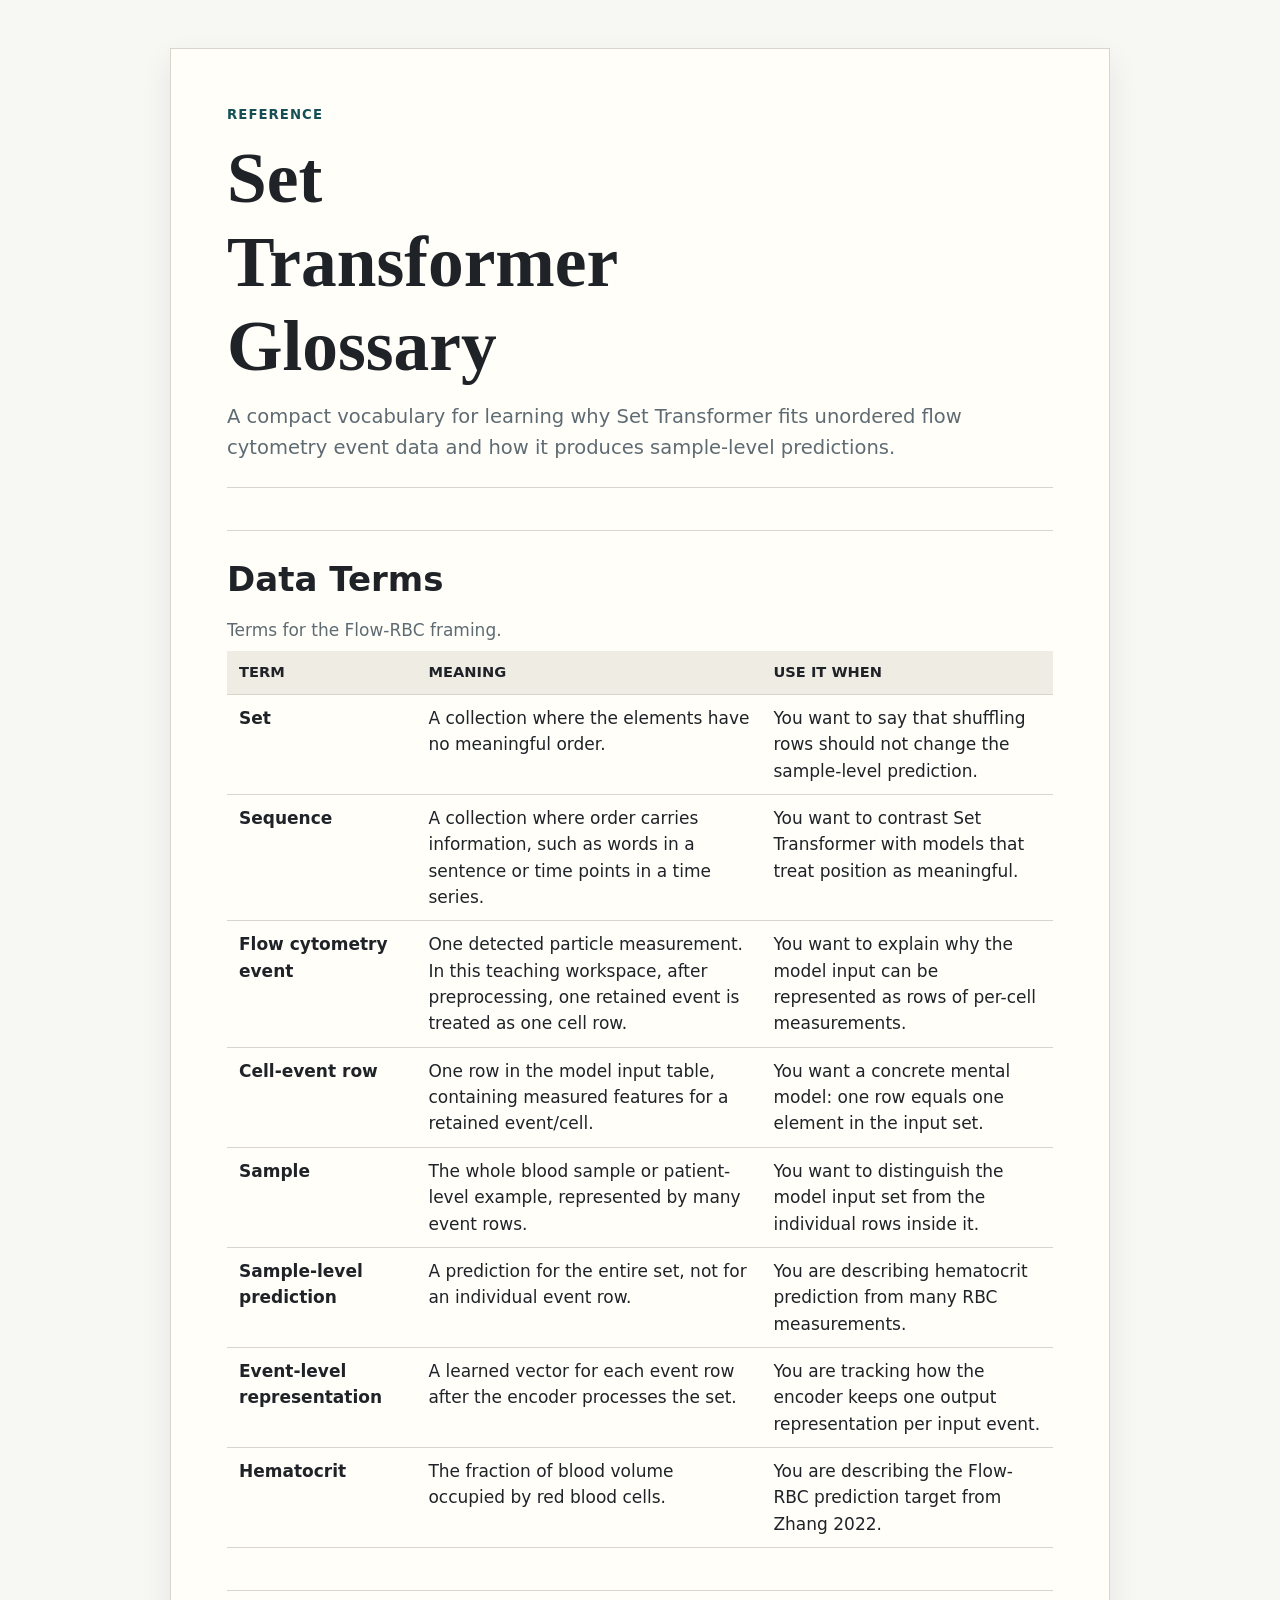
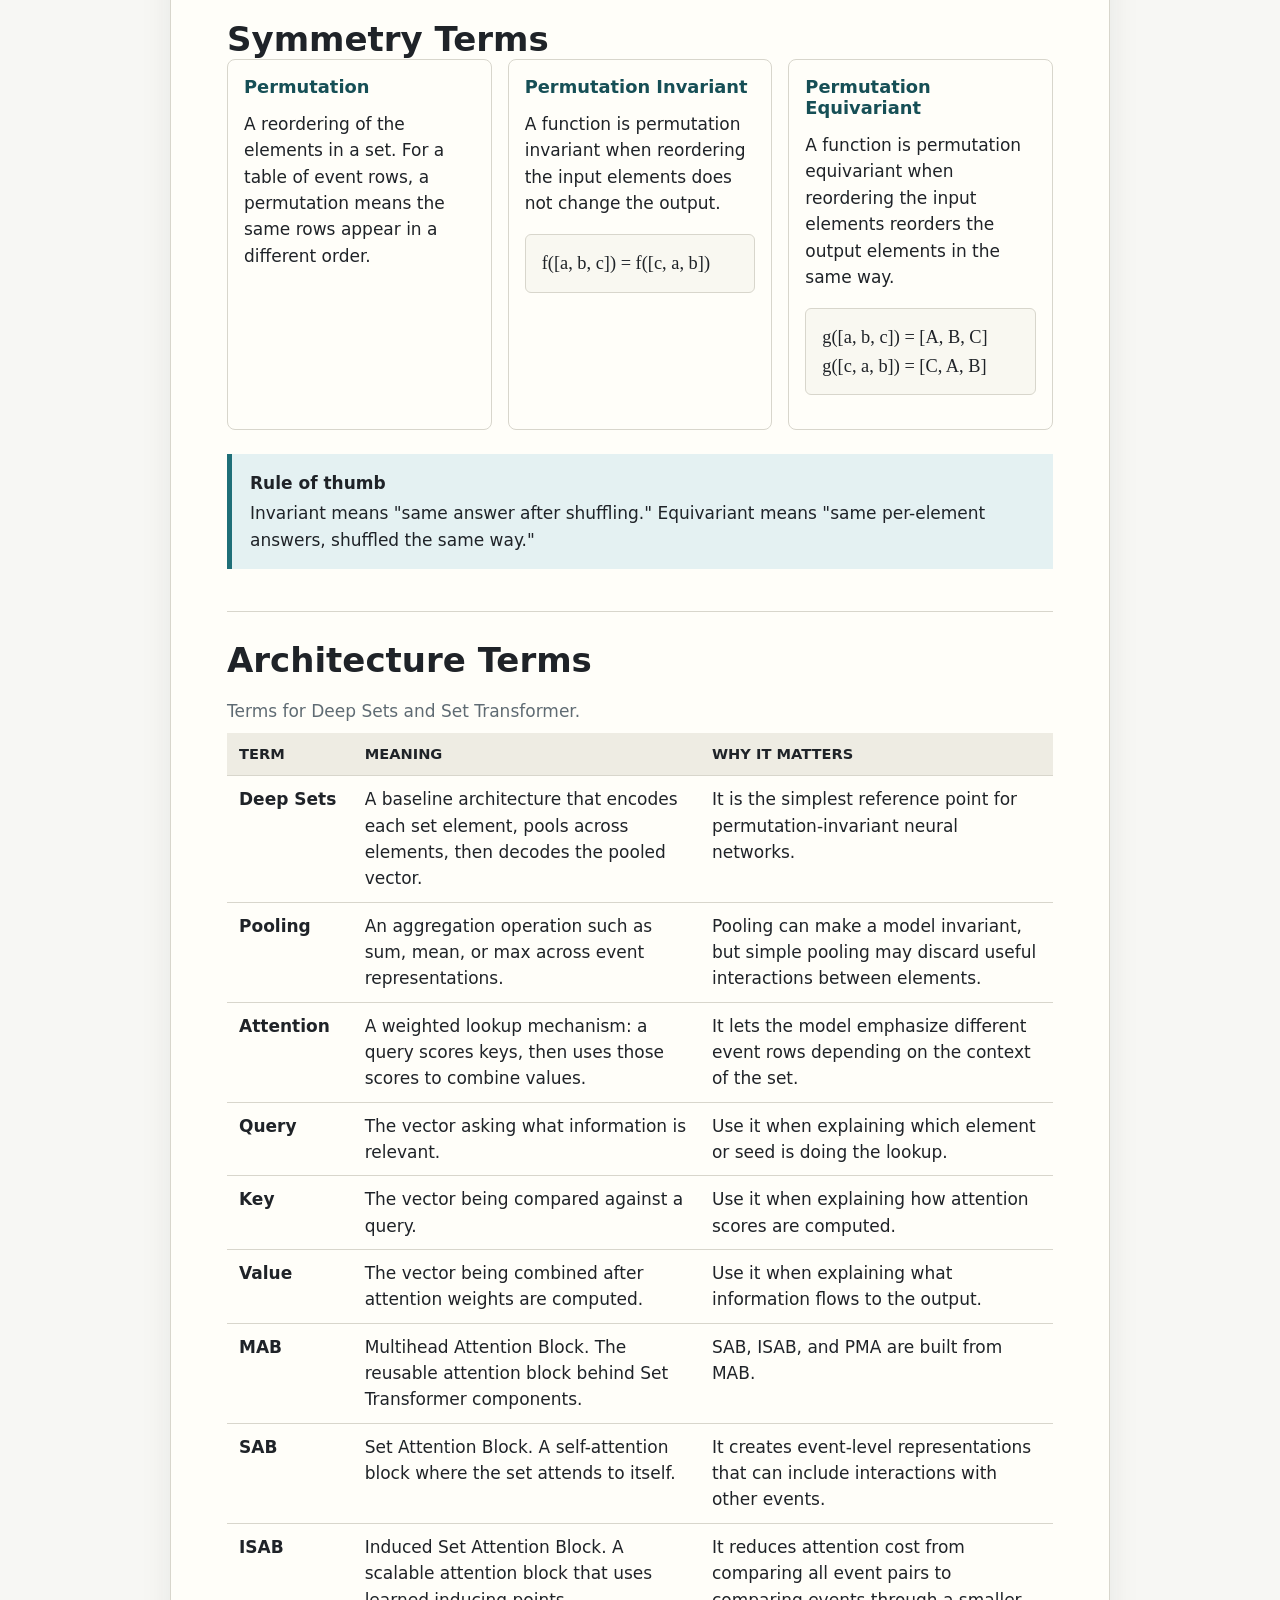
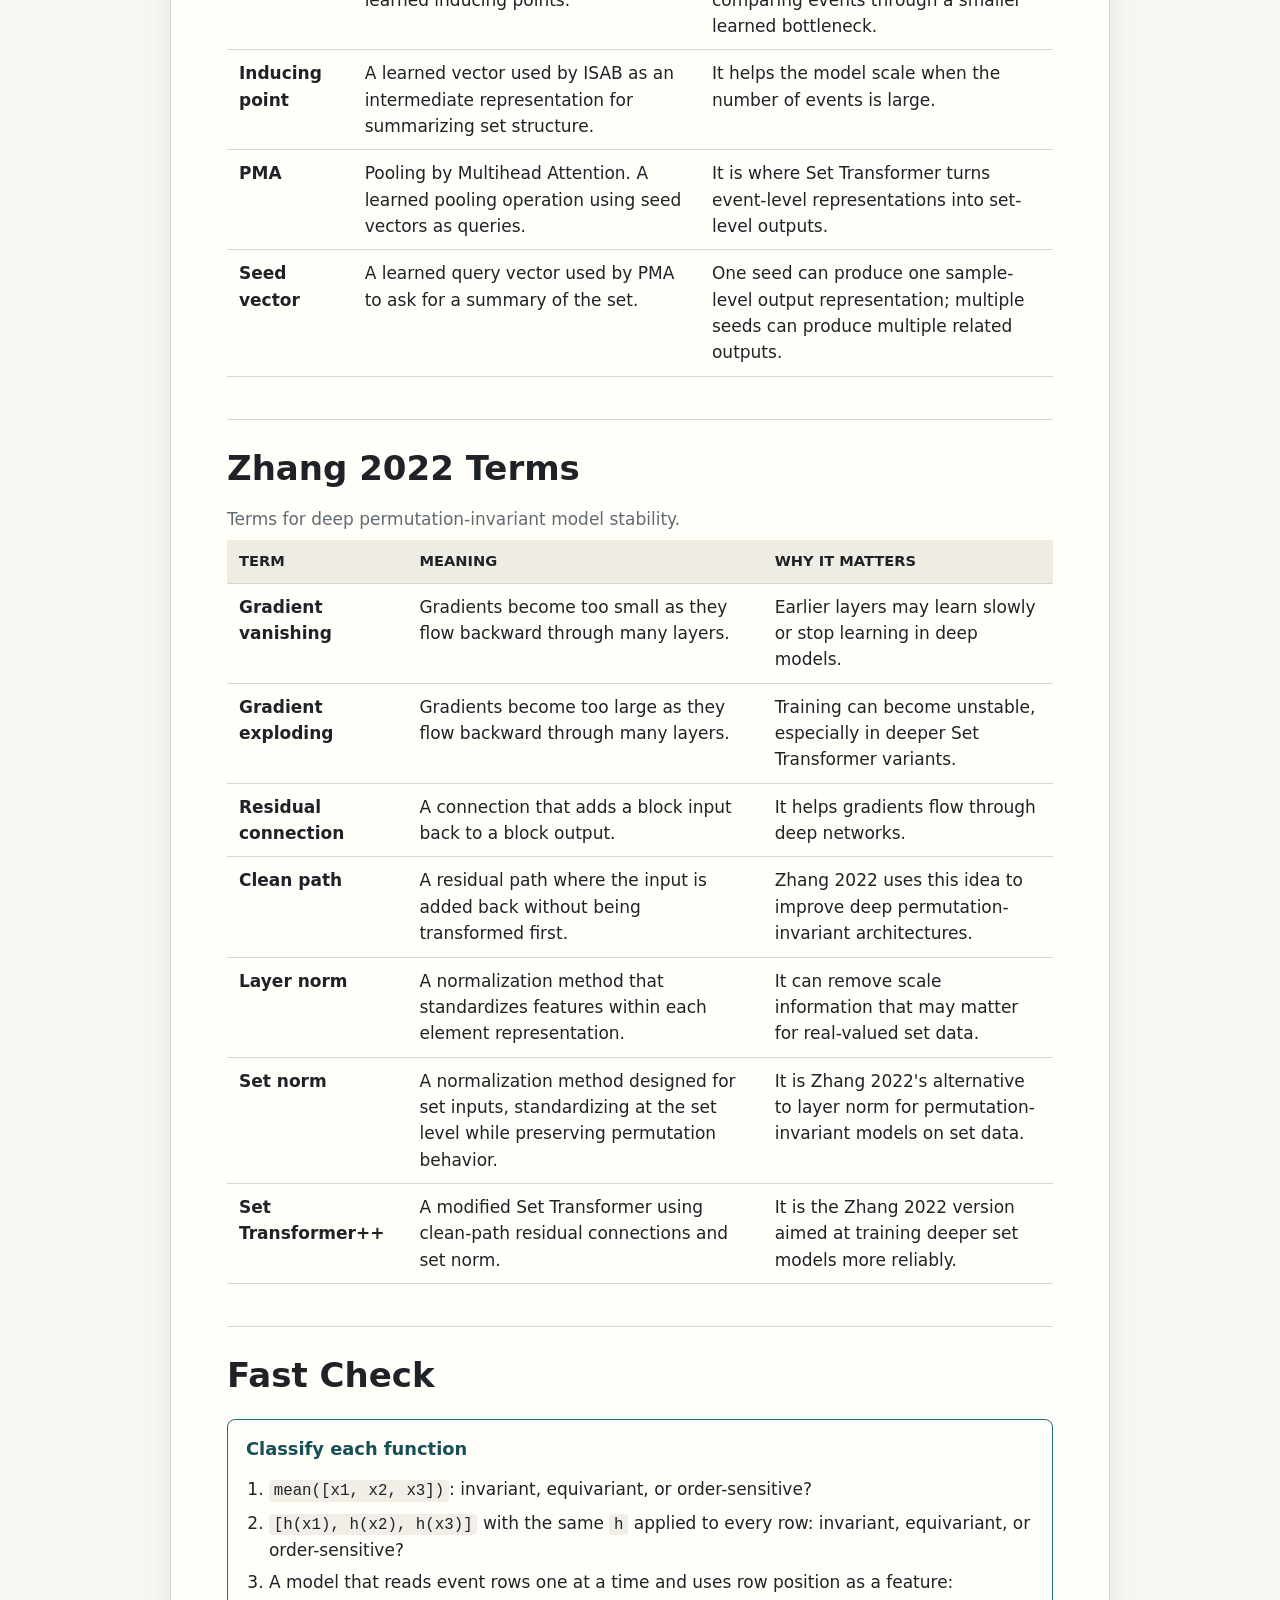
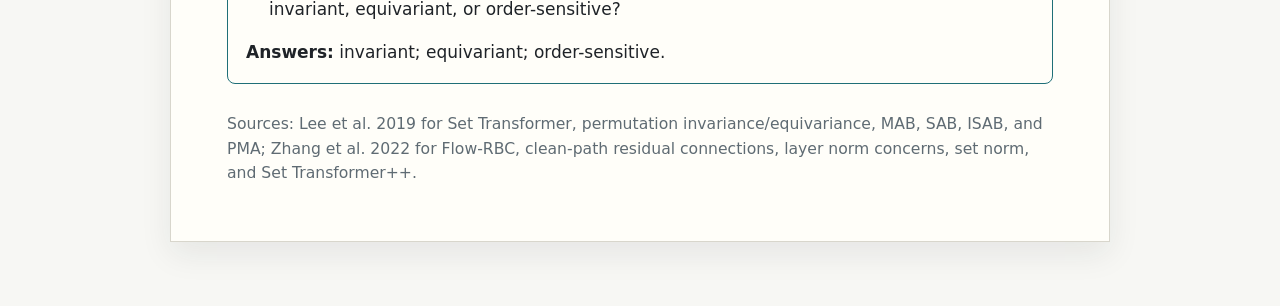
<file: reference/glossary.html>
<!doctype html>
<html lang="en">
  <head>
    <meta charset="utf-8">
    <meta name="viewport" content="width=device-width, initial-scale=1">
    <title>Set Transformer Glossary</title>
    <link rel="stylesheet" href="../assets/course.css">
  </head>
  <body>
    <main>
      <article>
        <header>
          <p class="kicker">Reference</p>
          <h1>Set Transformer Glossary</h1>
          <p class="lede">
            A compact vocabulary for learning why Set Transformer fits unordered flow cytometry event data and how it produces sample-level predictions.
          </p>
        </header>

        <section aria-labelledby="data-terms">
          <h2 id="data-terms">Data Terms</h2>

          <table>
            <caption>Terms for the Flow-RBC framing.</caption>
            <thead>
              <tr>
                <th>Term</th>
                <th>Meaning</th>
                <th>Use it when</th>
              </tr>
            </thead>
            <tbody>
              <tr>
                <td><strong>Set</strong></td>
                <td>A collection where the elements have no meaningful order.</td>
                <td>You want to say that shuffling rows should not change the sample-level prediction.</td>
              </tr>
              <tr>
                <td><strong>Sequence</strong></td>
                <td>A collection where order carries information, such as words in a sentence or time points in a time series.</td>
                <td>You want to contrast Set Transformer with models that treat position as meaningful.</td>
              </tr>
              <tr>
                <td><strong>Flow cytometry event</strong></td>
                <td>One detected particle measurement. In this teaching workspace, after preprocessing, one retained event is treated as one cell row.</td>
                <td>You want to explain why the model input can be represented as rows of per-cell measurements.</td>
              </tr>
              <tr>
                <td><strong>Cell-event row</strong></td>
                <td>One row in the model input table, containing measured features for a retained event/cell.</td>
                <td>You want a concrete mental model: one row equals one element in the input set.</td>
              </tr>
              <tr>
                <td><strong>Sample</strong></td>
                <td>The whole blood sample or patient-level example, represented by many event rows.</td>
                <td>You want to distinguish the model input set from the individual rows inside it.</td>
              </tr>
              <tr>
                <td><strong>Sample-level prediction</strong></td>
                <td>A prediction for the entire set, not for an individual event row.</td>
                <td>You are describing hematocrit prediction from many RBC measurements.</td>
              </tr>
              <tr>
                <td><strong>Event-level representation</strong></td>
                <td>A learned vector for each event row after the encoder processes the set.</td>
                <td>You are tracking how the encoder keeps one output representation per input event.</td>
              </tr>
              <tr>
                <td><strong>Hematocrit</strong></td>
                <td>The fraction of blood volume occupied by red blood cells.</td>
                <td>You are describing the Flow-RBC prediction target from Zhang 2022.</td>
              </tr>
            </tbody>
          </table>
        </section>

        <section aria-labelledby="symmetry-terms">
          <h2 id="symmetry-terms">Symmetry Terms</h2>

          <div class="grid">
            <section class="panel">
              <h3>Permutation</h3>
              <p>A reordering of the elements in a set. For a table of event rows, a permutation means the same rows appear in a different order.</p>
            </section>

            <section class="panel">
              <h3>Permutation Invariant</h3>
              <p>A function is permutation invariant when reordering the input elements does not change the output.</p>
              <p class="formula">f([a, b, c]) = f([c, a, b])</p>
            </section>

            <section class="panel">
              <h3>Permutation Equivariant</h3>
              <p>A function is permutation equivariant when reordering the input elements reorders the output elements in the same way.</p>
              <p class="formula">g([a, b, c]) = [A, B, C]<br>g([c, a, b]) = [C, A, B]</p>
            </section>
          </div>

          <div class="callout">
            <strong>Rule of thumb</strong>
            Invariant means "same answer after shuffling." Equivariant means "same per-element answers, shuffled the same way."
          </div>
        </section>

        <section aria-labelledby="architecture-terms">
          <h2 id="architecture-terms">Architecture Terms</h2>

          <table>
            <caption>Terms for Deep Sets and Set Transformer.</caption>
            <thead>
              <tr>
                <th>Term</th>
                <th>Meaning</th>
                <th>Why it matters</th>
              </tr>
            </thead>
            <tbody>
              <tr>
                <td><strong>Deep Sets</strong></td>
                <td>A baseline architecture that encodes each set element, pools across elements, then decodes the pooled vector.</td>
                <td>It is the simplest reference point for permutation-invariant neural networks.</td>
              </tr>
              <tr>
                <td><strong>Pooling</strong></td>
                <td>An aggregation operation such as sum, mean, or max across event representations.</td>
                <td>Pooling can make a model invariant, but simple pooling may discard useful interactions between elements.</td>
              </tr>
              <tr>
                <td><strong>Attention</strong></td>
                <td>A weighted lookup mechanism: a query scores keys, then uses those scores to combine values.</td>
                <td>It lets the model emphasize different event rows depending on the context of the set.</td>
              </tr>
              <tr>
                <td><strong>Query</strong></td>
                <td>The vector asking what information is relevant.</td>
                <td>Use it when explaining which element or seed is doing the lookup.</td>
              </tr>
              <tr>
                <td><strong>Key</strong></td>
                <td>The vector being compared against a query.</td>
                <td>Use it when explaining how attention scores are computed.</td>
              </tr>
              <tr>
                <td><strong>Value</strong></td>
                <td>The vector being combined after attention weights are computed.</td>
                <td>Use it when explaining what information flows to the output.</td>
              </tr>
              <tr>
                <td><strong>MAB</strong></td>
                <td>Multihead Attention Block. The reusable attention block behind Set Transformer components.</td>
                <td>SAB, ISAB, and PMA are built from MAB.</td>
              </tr>
              <tr>
                <td><strong>SAB</strong></td>
                <td>Set Attention Block. A self-attention block where the set attends to itself.</td>
                <td>It creates event-level representations that can include interactions with other events.</td>
              </tr>
              <tr>
                <td><strong>ISAB</strong></td>
                <td>Induced Set Attention Block. A scalable attention block that uses learned inducing points.</td>
                <td>It reduces attention cost from comparing all event pairs to comparing events through a smaller learned bottleneck.</td>
              </tr>
              <tr>
                <td><strong>Inducing point</strong></td>
                <td>A learned vector used by ISAB as an intermediate representation for summarizing set structure.</td>
                <td>It helps the model scale when the number of events is large.</td>
              </tr>
              <tr>
                <td><strong>PMA</strong></td>
                <td>Pooling by Multihead Attention. A learned pooling operation using seed vectors as queries.</td>
                <td>It is where Set Transformer turns event-level representations into set-level outputs.</td>
              </tr>
              <tr>
                <td><strong>Seed vector</strong></td>
                <td>A learned query vector used by PMA to ask for a summary of the set.</td>
                <td>One seed can produce one sample-level output representation; multiple seeds can produce multiple related outputs.</td>
              </tr>
            </tbody>
          </table>
        </section>

        <section aria-labelledby="zhang-terms">
          <h2 id="zhang-terms">Zhang 2022 Terms</h2>

          <table>
            <caption>Terms for deep permutation-invariant model stability.</caption>
            <thead>
              <tr>
                <th>Term</th>
                <th>Meaning</th>
                <th>Why it matters</th>
              </tr>
            </thead>
            <tbody>
              <tr>
                <td><strong>Gradient vanishing</strong></td>
                <td>Gradients become too small as they flow backward through many layers.</td>
                <td>Earlier layers may learn slowly or stop learning in deep models.</td>
              </tr>
              <tr>
                <td><strong>Gradient exploding</strong></td>
                <td>Gradients become too large as they flow backward through many layers.</td>
                <td>Training can become unstable, especially in deeper Set Transformer variants.</td>
              </tr>
              <tr>
                <td><strong>Residual connection</strong></td>
                <td>A connection that adds a block input back to a block output.</td>
                <td>It helps gradients flow through deep networks.</td>
              </tr>
              <tr>
                <td><strong>Clean path</strong></td>
                <td>A residual path where the input is added back without being transformed first.</td>
                <td>Zhang 2022 uses this idea to improve deep permutation-invariant architectures.</td>
              </tr>
              <tr>
                <td><strong>Layer norm</strong></td>
                <td>A normalization method that standardizes features within each element representation.</td>
                <td>It can remove scale information that may matter for real-valued set data.</td>
              </tr>
              <tr>
                <td><strong>Set norm</strong></td>
                <td>A normalization method designed for set inputs, standardizing at the set level while preserving permutation behavior.</td>
                <td>It is Zhang 2022's alternative to layer norm for permutation-invariant models on set data.</td>
              </tr>
              <tr>
                <td><strong>Set Transformer++</strong></td>
                <td>A modified Set Transformer using clean-path residual connections and set norm.</td>
                <td>It is the Zhang 2022 version aimed at training deeper set models more reliably.</td>
              </tr>
            </tbody>
          </table>
        </section>

        <section aria-labelledby="fast-check">
          <h2 id="fast-check">Fast Check</h2>

          <div class="exercise">
            <h3>Classify each function</h3>
            <ol>
              <li><code>mean([x1, x2, x3])</code>: invariant, equivariant, or order-sensitive?</li>
              <li><code>[h(x1), h(x2), h(x3)]</code> with the same <code>h</code> applied to every row: invariant, equivariant, or order-sensitive?</li>
              <li>A model that reads event rows one at a time and uses row position as a feature: invariant, equivariant, or order-sensitive?</li>
            </ol>
            <p><strong>Answers:</strong> invariant; equivariant; order-sensitive.</p>
          </div>
        </section>

        <p class="source-note">
          Sources: Lee et al. 2019 for Set Transformer, permutation invariance/equivariance, MAB, SAB, ISAB, and PMA; Zhang et al. 2022 for Flow-RBC, clean-path residual connections, layer norm concerns, set norm, and Set Transformer++.
        </p>
      </article>
    </main>
  </body>
</html>
</file>
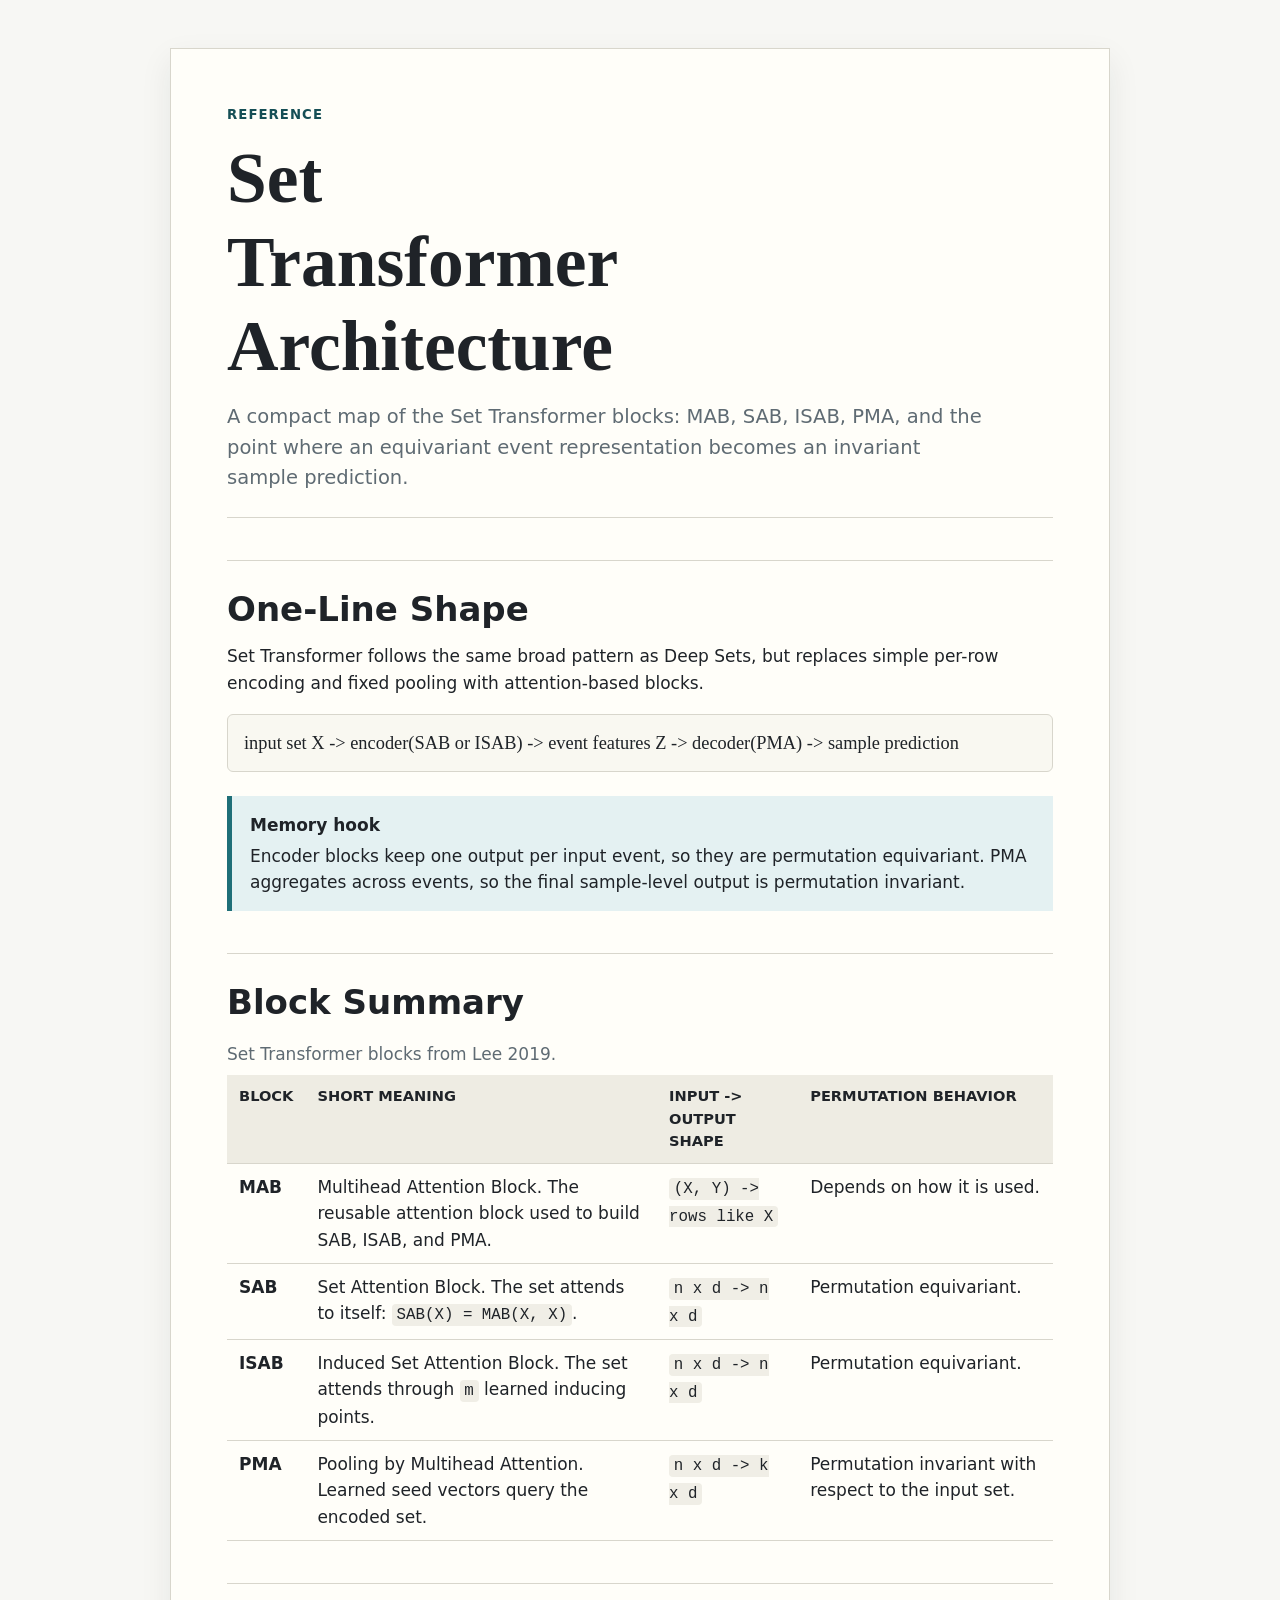
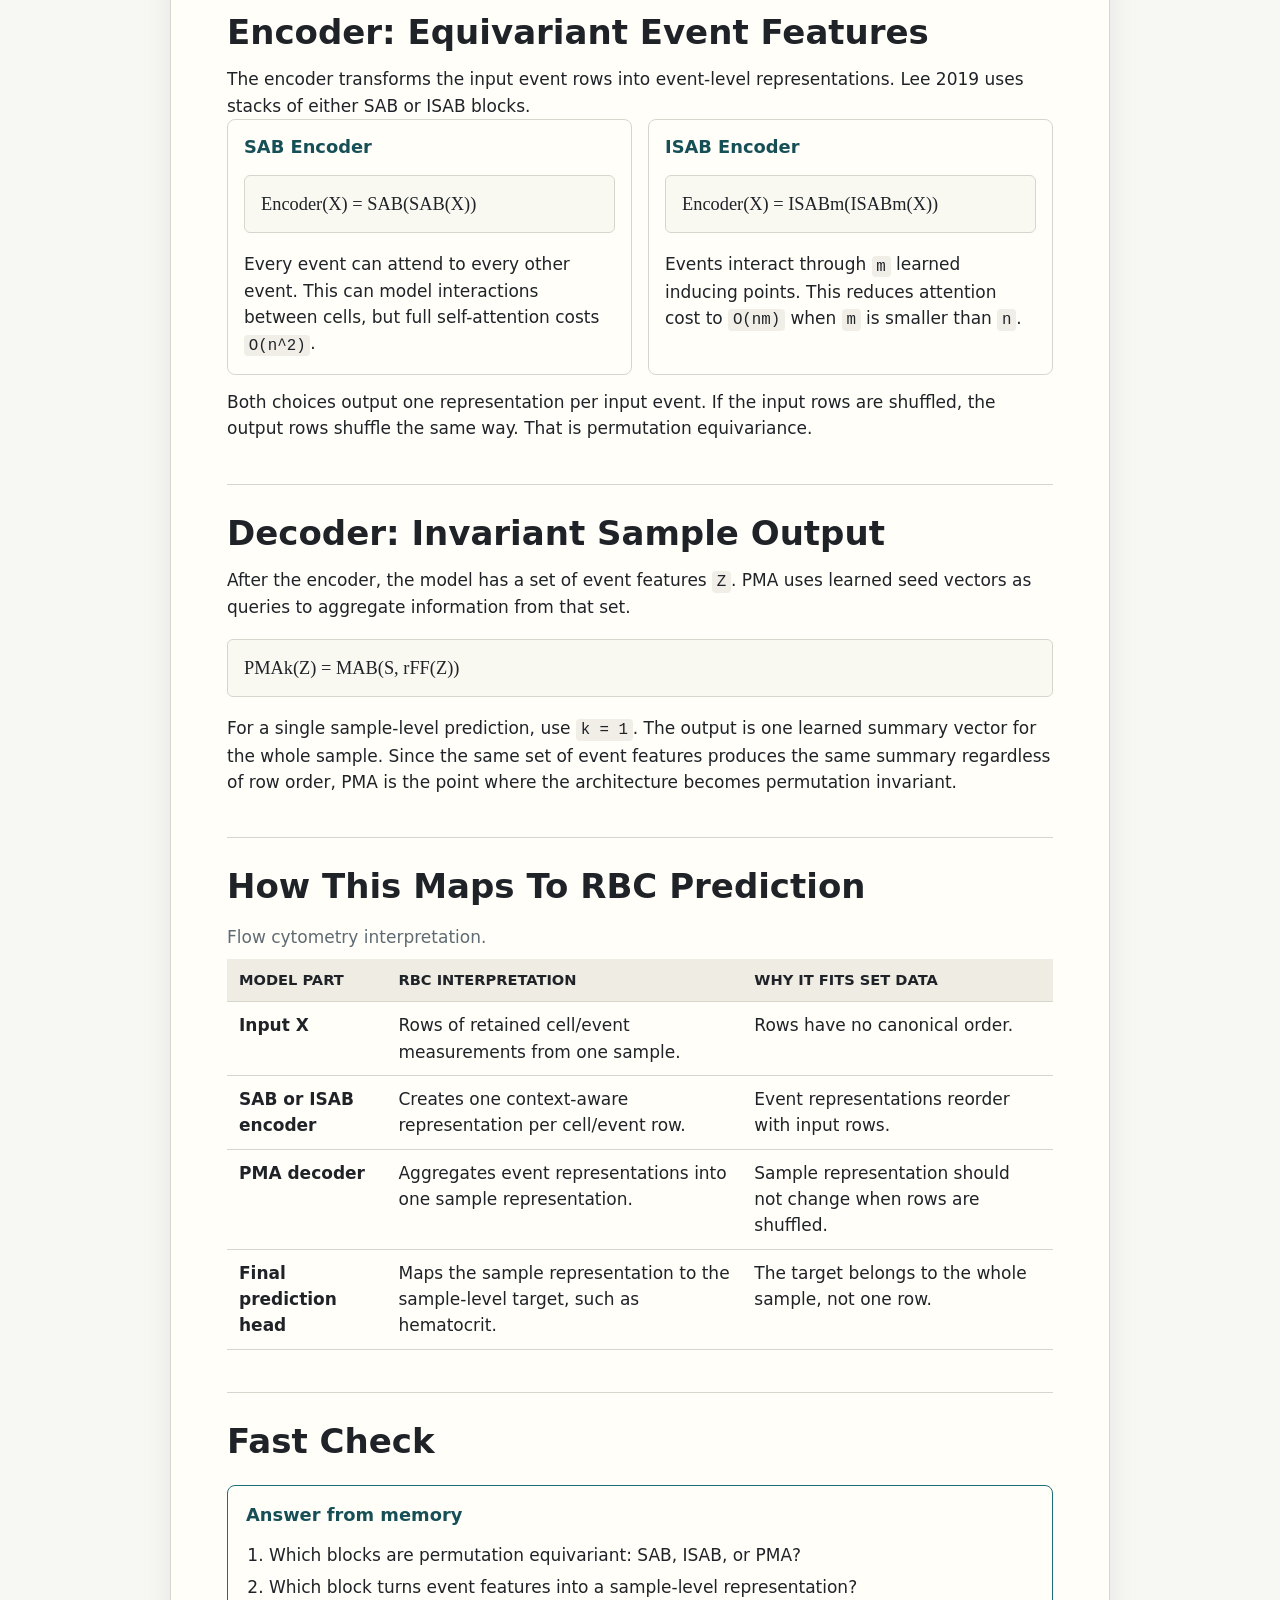
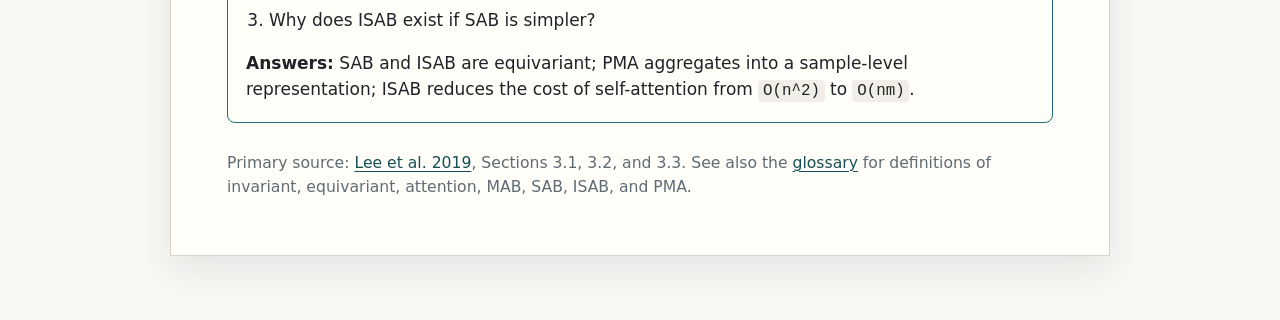
<file: reference/set-transformer-architecture.html>
<!doctype html>
<html lang="en">
  <head>
    <meta charset="utf-8">
    <meta name="viewport" content="width=device-width, initial-scale=1">
    <title>Set Transformer Architecture</title>
    <link rel="stylesheet" href="../assets/course.css">
  </head>
  <body>
    <main>
      <article>
        <header>
          <p class="kicker">Reference</p>
          <h1>Set Transformer Architecture</h1>
          <p class="lede">
            A compact map of the Set Transformer blocks: MAB, SAB, ISAB, PMA, and the point where an equivariant event representation becomes an invariant sample prediction.
          </p>
        </header>

        <section aria-labelledby="one-line">
          <h2 id="one-line">One-Line Shape</h2>
          <p>
            Set Transformer follows the same broad pattern as Deep Sets, but replaces simple per-row encoding and fixed pooling with attention-based blocks.
          </p>
          <p class="formula">
            input set X -> encoder(SAB or ISAB) -> event features Z -> decoder(PMA) -> sample prediction
          </p>
          <div class="callout">
            <strong>Memory hook</strong>
            Encoder blocks keep one output per input event, so they are permutation equivariant. PMA aggregates across events, so the final sample-level output is permutation invariant.
          </div>
        </section>

        <section aria-labelledby="blocks">
          <h2 id="blocks">Block Summary</h2>

          <table>
            <caption>Set Transformer blocks from Lee 2019.</caption>
            <thead>
              <tr>
                <th>Block</th>
                <th>Short meaning</th>
                <th>Input -> output shape</th>
                <th>Permutation behavior</th>
              </tr>
            </thead>
            <tbody>
              <tr>
                <td><strong>MAB</strong></td>
                <td>Multihead Attention Block. The reusable attention block used to build SAB, ISAB, and PMA.</td>
                <td><code>(X, Y) -> rows like X</code></td>
                <td>Depends on how it is used.</td>
              </tr>
              <tr>
                <td><strong>SAB</strong></td>
                <td>Set Attention Block. The set attends to itself: <code>SAB(X) = MAB(X, X)</code>.</td>
                <td><code>n x d -> n x d</code></td>
                <td>Permutation equivariant.</td>
              </tr>
              <tr>
                <td><strong>ISAB</strong></td>
                <td>Induced Set Attention Block. The set attends through <code>m</code> learned inducing points.</td>
                <td><code>n x d -> n x d</code></td>
                <td>Permutation equivariant.</td>
              </tr>
              <tr>
                <td><strong>PMA</strong></td>
                <td>Pooling by Multihead Attention. Learned seed vectors query the encoded set.</td>
                <td><code>n x d -> k x d</code></td>
                <td>Permutation invariant with respect to the input set.</td>
              </tr>
            </tbody>
          </table>
        </section>

        <section aria-labelledby="encoder">
          <h2 id="encoder">Encoder: Equivariant Event Features</h2>
          <p>
            The encoder transforms the input event rows into event-level representations. Lee 2019 uses stacks of either SAB or ISAB blocks.
          </p>
          <div class="grid">
            <section class="panel">
              <h3>SAB Encoder</h3>
              <p class="formula">Encoder(X) = SAB(SAB(X))</p>
              <p>
                Every event can attend to every other event. This can model interactions between cells, but full self-attention costs <code>O(n^2)</code>.
              </p>
            </section>

            <section class="panel">
              <h3>ISAB Encoder</h3>
              <p class="formula">Encoder(X) = ISABm(ISABm(X))</p>
              <p>
                Events interact through <code>m</code> learned inducing points. This reduces attention cost to <code>O(nm)</code> when <code>m</code> is smaller than <code>n</code>.
              </p>
            </section>
          </div>
          <p>
            Both choices output one representation per input event. If the input rows are shuffled, the output rows shuffle the same way. That is permutation equivariance.
          </p>
        </section>

        <section aria-labelledby="decoder">
          <h2 id="decoder">Decoder: Invariant Sample Output</h2>
          <p>
            After the encoder, the model has a set of event features <code>Z</code>. PMA uses learned seed vectors as queries to aggregate information from that set.
          </p>
          <p class="formula">PMAk(Z) = MAB(S, rFF(Z))</p>
          <p>
            For a single sample-level prediction, use <code>k = 1</code>. The output is one learned summary vector for the whole sample. Since the same set of event features produces the same summary regardless of row order, PMA is the point where the architecture becomes permutation invariant.
          </p>
        </section>

        <section aria-labelledby="rbc">
          <h2 id="rbc">How This Maps To RBC Prediction</h2>
          <table>
            <caption>Flow cytometry interpretation.</caption>
            <thead>
              <tr>
                <th>Model part</th>
                <th>RBC interpretation</th>
                <th>Why it fits set data</th>
              </tr>
            </thead>
            <tbody>
              <tr>
                <td><strong>Input X</strong></td>
                <td>Rows of retained cell/event measurements from one sample.</td>
                <td>Rows have no canonical order.</td>
              </tr>
              <tr>
                <td><strong>SAB or ISAB encoder</strong></td>
                <td>Creates one context-aware representation per cell/event row.</td>
                <td>Event representations reorder with input rows.</td>
              </tr>
              <tr>
                <td><strong>PMA decoder</strong></td>
                <td>Aggregates event representations into one sample representation.</td>
                <td>Sample representation should not change when rows are shuffled.</td>
              </tr>
              <tr>
                <td><strong>Final prediction head</strong></td>
                <td>Maps the sample representation to the sample-level target, such as hematocrit.</td>
                <td>The target belongs to the whole sample, not one row.</td>
              </tr>
            </tbody>
          </table>
        </section>

        <section aria-labelledby="fast-check">
          <h2 id="fast-check">Fast Check</h2>
          <div class="exercise">
            <h3>Answer from memory</h3>
            <ol>
              <li>Which blocks are permutation equivariant: SAB, ISAB, or PMA?</li>
              <li>Which block turns event features into a sample-level representation?</li>
              <li>Why does ISAB exist if SAB is simpler?</li>
            </ol>
            <p><strong>Answers:</strong> SAB and ISAB are equivariant; PMA aggregates into a sample-level representation; ISAB reduces the cost of self-attention from <code>O(n^2)</code> to <code>O(nm)</code>.</p>
          </div>
        </section>

        <p class="source-note">
          Primary source: <a href="https://arxiv.org/abs/1810.00825" target="_blank" rel="noopener noreferrer">Lee et al. 2019</a>, Sections 3.1, 3.2, and 3.3. See also the <a href="glossary.html" target="_blank">glossary</a> for definitions of invariant, equivariant, attention, MAB, SAB, ISAB, and PMA.
        </p>
      </article>
    </main>
  </body>
</html>
</file>
<file: assets/course.css>
:root {
  color-scheme: light;
  --bg: #f7f7f4;
  --paper: #fffef9;
  --ink: #1f2328;
  --muted: #5f6b73;
  --rule: #d8d6cc;
  --accent: #1f6f78;
  --accent-dark: #164f56;
  --accent-soft: #e4f1f2;
  --warn: #8a5a13;
  --warn-soft: #fff2d9;
  --ok: #20724f;
  --ok-soft: #e2f3ea;
  --bad: #9b2f2f;
  --bad-soft: #f7e1df;
  --code: #f0eee6;
  --shadow: 0 12px 30px rgba(31, 35, 40, 0.08);
  font-family: Inter, ui-sans-serif, system-ui, -apple-system, BlinkMacSystemFont, "Segoe UI", sans-serif;
  font-size: 17px;
  line-height: 1.55;
}

* {
  box-sizing: border-box;
}

body {
  margin: 0;
  background: var(--bg);
  color: var(--ink);
}

main,
.page {
  width: min(100% - 32px, 940px);
  margin: 0 auto;
  padding: 48px 0 64px;
}

article {
  background: var(--paper);
  border: 1px solid var(--rule);
  box-shadow: var(--shadow);
  padding: clamp(24px, 5vw, 56px);
}

header {
  border-bottom: 1px solid var(--rule);
  margin-bottom: 32px;
  padding-bottom: 24px;
}

.kicker {
  color: var(--accent-dark);
  font-size: 0.78rem;
  font-weight: 700;
  letter-spacing: 0.08em;
  margin: 0 0 10px;
  text-transform: uppercase;
}

h1,
h2,
h3 {
  line-height: 1.18;
  margin: 0;
}

h1 {
  font-family: Georgia, "Times New Roman", serif;
  font-size: clamp(2.1rem, 6vw, 4.2rem);
  font-weight: 700;
  letter-spacing: 0;
  max-width: 12ch;
}

h2 {
  border-top: 1px solid var(--rule);
  font-size: clamp(1.35rem, 3vw, 2rem);
  margin-top: 42px;
  padding-top: 28px;
}

h3 {
  color: var(--accent-dark);
  font-size: 1.05rem;
  margin-top: 28px;
}

p {
  margin: 14px 0 0;
}

.lede {
  color: var(--muted);
  font-size: 1.15rem;
  max-width: 62ch;
}

a {
  color: var(--accent-dark);
  text-decoration-thickness: 0.08em;
  text-underline-offset: 0.16em;
}

.home-tab {
  background: var(--accent);
  border: 1px solid var(--accent-dark);
  border-right: 0;
  border-radius: 8px 0 0 8px;
  box-shadow: 0 8px 18px rgba(31, 35, 40, 0.16);
  color: white;
  font-size: 0.82rem;
  font-weight: 800;
  letter-spacing: 0;
  padding: 12px 8px;
  position: fixed;
  right: 0;
  text-decoration: none;
  top: 50%;
  transform: translateY(-50%);
  writing-mode: vertical-rl;
  z-index: 20;
}

.home-tab:hover {
  background: var(--accent-dark);
  color: white;
}

ol,
ul {
  padding-left: 1.35rem;
}

li + li {
  margin-top: 0.35rem;
}

code {
  background: var(--code);
  border-radius: 4px;
  font-family: "SFMono-Regular", Consolas, "Liberation Mono", monospace;
  font-size: 0.93em;
  padding: 0.12em 0.3em;
}

pre {
  background: var(--code);
  border: 1px solid var(--rule);
  border-radius: 6px;
  overflow-x: auto;
  padding: 16px;
}

pre code {
  background: transparent;
  padding: 0;
}

table {
  border-collapse: collapse;
  margin-top: 18px;
  width: 100%;
}

caption {
  color: var(--muted);
  margin-bottom: 8px;
  text-align: left;
}

th,
td {
  border-bottom: 1px solid var(--rule);
  padding: 10px 12px;
  text-align: left;
  vertical-align: top;
}

th {
  background: #eeece3;
  font-size: 0.86rem;
  text-transform: uppercase;
}

.callout {
  background: var(--accent-soft);
  border-left: 5px solid var(--accent);
  margin: 24px 0;
  padding: 16px 18px;
}

.callout.warning {
  background: var(--warn-soft);
  border-left-color: var(--warn);
}

.callout strong {
  display: block;
  margin-bottom: 4px;
}

.grid {
  display: grid;
  gap: 16px;
  grid-template-columns: repeat(auto-fit, minmax(220px, 1fr));
}

.panel {
  border: 1px solid var(--rule);
  border-radius: 8px;
  padding: 16px;
}

.panel h3 {
  margin-top: 0;
}

.exercise {
  border: 1px solid var(--accent);
  border-radius: 8px;
  margin-top: 24px;
  padding: 18px;
}

.exercise h2,
.exercise h3 {
  border: 0;
  margin-top: 0;
  padding-top: 0;
}

.quiz-options {
  display: grid;
  gap: 10px;
  margin-top: 14px;
}

button,
.button {
  align-items: center;
  background: var(--accent);
  border: 0;
  border-radius: 6px;
  color: white;
  cursor: pointer;
  display: inline-flex;
  font: inherit;
  font-weight: 700;
  justify-content: center;
  min-height: 42px;
  padding: 9px 14px;
}

button:hover,
.button:hover {
  background: var(--accent-dark);
}

button.secondary,
.button.secondary {
  background: transparent;
  border: 1px solid var(--accent);
  color: var(--accent-dark);
}

.feedback {
  border-radius: 6px;
  margin-top: 12px;
  padding: 10px 12px;
}

.feedback.correct {
  background: var(--ok-soft);
  color: var(--ok);
}

.feedback.incorrect {
  background: var(--bad-soft);
  color: var(--bad);
}

.formula {
  background: #f9f8f1;
  border: 1px solid var(--rule);
  border-radius: 6px;
  font-family: Georgia, "Times New Roman", serif;
  font-size: 1.08rem;
  margin: 18px 0;
  overflow-x: auto;
  padding: 14px 16px;
}

.source-note {
  color: var(--muted);
  font-size: 0.92rem;
  margin-top: 28px;
}

.flow-diagram {
  background: #f9f8f1;
  border: 1px solid var(--rule);
  border-radius: 8px;
  margin: 24px 0;
  padding: 18px;
}

.flow-machine {
  align-items: center;
  display: grid;
  gap: 14px;
  grid-template-columns: 1fr 2fr 1fr;
  min-height: 300px;
}

.flow-label {
  color: var(--muted);
  font-size: 0.88rem;
  font-weight: 700;
  text-align: center;
  text-transform: uppercase;
}

.flow-laser,
.flow-detector {
  align-items: center;
  border: 1px solid var(--rule);
  border-radius: 8px;
  display: flex;
  flex-direction: column;
  gap: 10px;
  justify-content: center;
  min-height: 118px;
  padding: 14px;
}

.flow-beam {
  background: linear-gradient(90deg, transparent, #f2c94c 20%, #f2c94c 80%, transparent);
  height: 12px;
  width: 100%;
}

.flow-tube-wrap {
  align-items: center;
  display: flex;
  justify-content: center;
  min-height: 260px;
  position: relative;
}

.flow-tube {
  align-items: center;
  background: rgba(31, 111, 120, 0.08);
  border: 2px solid var(--accent);
  border-radius: 999px;
  display: flex;
  flex-direction: column;
  gap: 12px;
  height: 235px;
  justify-content: center;
  padding: 18px 0;
  position: relative;
  width: 58px;
}

.flow-tube::before,
.flow-tube::after {
  color: var(--accent-dark);
  font-size: 1.2rem;
  position: absolute;
  transform: rotate(90deg);
}

.flow-tube::before {
  content: "->";
  top: -30px;
}

.flow-tube::after {
  content: "->";
  bottom: -30px;
}

.flow-cell {
  border: 2px solid rgba(31, 35, 40, 0.25);
  border-radius: 50%;
  height: 26px;
  width: 26px;
}

.flow-cell.red {
  background: #d95c49;
}

.flow-cell.white {
  background: #f3efe2;
}

.flow-cell.platelet {
  background: #8ab6d6;
  height: 18px;
  width: 18px;
}

.flow-light-crossing {
  background: rgba(242, 201, 76, 0.38);
  height: 18px;
  left: 8%;
  position: absolute;
  top: 50%;
  transform: translateY(-50%);
  width: 84%;
}

.flow-diagram-note {
  color: var(--muted);
  font-size: 0.92rem;
  margin-top: 12px;
  text-align: center;
}

.pooling-diagram {
  background: #f9f8f1;
  border: 1px solid var(--rule);
  border-radius: 8px;
  margin: 24px 0;
  padding: 18px;
}

.pooling-flow {
  align-items: center;
  display: grid;
  gap: 18px;
  grid-template-columns: minmax(260px, 1.5fr) auto minmax(220px, 1fr);
}

.feature-matrix,
.pooled-vector {
  background: var(--paper);
  border: 1px solid var(--rule);
  border-radius: 8px;
  padding: 14px;
}

.feature-matrix h3,
.pooled-vector h3 {
  margin-top: 0;
}

.matrix-grid {
  display: grid;
  gap: 6px;
  grid-template-columns: 64px repeat(4, minmax(44px, 1fr));
  margin-top: 12px;
}

.matrix-grid.three-feature-grid {
  grid-template-columns: 64px repeat(3, minmax(44px, 1fr));
}

.matrix-grid.hidden-grid {
  grid-template-columns: 64px repeat(5, minmax(38px, 1fr));
}

.matrix-cell {
  background: var(--code);
  border: 1px solid var(--rule);
  border-radius: 5px;
  font-family: "SFMono-Regular", Consolas, "Liberation Mono", monospace;
  font-size: 0.82rem;
  min-height: 34px;
  padding: 7px 6px;
  text-align: center;
}

.matrix-cell.heading {
  background: #eeece3;
  color: var(--muted);
  font-weight: 700;
}

.matrix-cell.row-label {
  background: var(--accent-soft);
  color: var(--accent-dark);
  font-weight: 700;
}

.pooling-arrow {
  color: var(--accent-dark);
  font-weight: 800;
  text-align: center;
}

.pooling-arrow .arrow {
  display: block;
  font-size: 2.5rem;
  line-height: 1;
}

.vector-grid {
  display: grid;
  gap: 6px;
  grid-template-columns: repeat(4, minmax(44px, 1fr));
  margin-top: 12px;
}

.summary-grid {
  display: grid;
  gap: 6px;
  grid-template-columns: 82px repeat(5, minmax(38px, 1fr));
  margin-top: 12px;
}

.dimension-note {
  color: var(--muted);
  font-size: 0.92rem;
  margin-top: 12px;
}

.architecture-strip {
  overflow-x: auto;
}

.architecture-flow {
  align-items: center;
  display: flex;
  gap: 14px;
  min-width: 860px;
}

.matrix-sketch {
  display: grid;
  gap: 4px 6px;
  grid-template-columns: auto auto;
  grid-template-rows: auto auto auto;
  justify-items: center;
}

.matrix-sketch .col-label {
  color: var(--accent-dark);
  font-family: "SFMono-Regular", Consolas, "Liberation Mono", monospace;
  font-weight: 800;
  grid-column: 2;
}

.matrix-sketch .row-label {
  align-self: center;
  color: var(--accent-dark);
  font-family: "SFMono-Regular", Consolas, "Liberation Mono", monospace;
  font-weight: 800;
  grid-column: 1;
  grid-row: 2;
}

.matrix-box {
  background: linear-gradient(180deg, #fffef9, #f0eee6);
  border: 2px solid var(--accent-dark);
  border-radius: 6px;
  display: grid;
  gap: 8px;
  grid-column: 2;
  grid-row: 2;
  padding: 12px 10px;
  position: relative;
  width: 54px;
}

.matrix-sketch.tall .matrix-box {
  height: 96px;
}

.matrix-sketch.short .matrix-box {
  height: 52px;
}

.matrix-sketch.wide .matrix-box {
  width: 76px;
}

.matrix-sketch.target .matrix-box {
  width: 68px;
}

.matrix-box.projected {
  border-color: #8a5a13;
}

.matrix-box.encoded {
  border-color: #1f6f78;
}

.matrix-box.pooled {
  border-color: #20724f;
}

.matrix-box.output {
  border-color: #9b2f2f;
}

.matrix-line {
  align-self: center;
  background: rgba(31, 35, 40, 0.22);
  display: block;
  height: 2px;
  width: 100%;
}

.shape-label {
  color: var(--muted);
  font-size: 0.82rem;
  grid-column: 2;
  line-height: 1.25;
  text-align: center;
}

.shape-label code {
  font-size: 0.9em;
}

.arch-step {
  align-items: center;
  color: var(--accent-dark);
  display: flex;
  flex-direction: column;
  font-size: 0.82rem;
  font-weight: 800;
  gap: 2px;
  min-width: 72px;
  text-align: center;
}

.arch-arrow {
  font-size: 1.8rem;
  line-height: 1;
}

.attention-diagram {
  background: #f9f8f1;
  border: 1px solid var(--rule);
  border-radius: 8px;
  margin: 24px 0;
  padding: 18px;
}

.qkv-flow {
  align-items: stretch;
  display: grid;
  gap: 14px;
  grid-template-columns: minmax(220px, 1fr) auto minmax(280px, 1.4fr);
  margin-top: 12px;
}

.qkv-branches {
  display: grid;
  gap: 10px;
}

.qkv-branch {
  background: var(--paper);
  border: 1px solid var(--rule);
  border-radius: 8px;
  padding: 12px;
}

.qkv-branch strong {
  color: var(--accent-dark);
  display: block;
  margin-bottom: 4px;
}

.attention-score-grid {
  display: grid;
  gap: 6px;
  grid-template-columns: 72px repeat(4, minmax(48px, 1fr));
  margin-top: 12px;
}

.attention-step {
  margin-top: 18px;
}

.attention-step h3 {
  margin-top: 0;
}

.attention-flow {
  align-items: center;
  display: grid;
  gap: 18px;
  grid-template-columns: minmax(220px, 1fr) auto minmax(220px, 1fr);
  margin-top: 18px;
}

@media (max-width: 640px) {
  main,
  .page {
    width: min(100% - 20px, 940px);
    padding: 20px 0 36px;
  }

  article {
    padding: 22px 18px;
  }

  .home-tab {
    border: 1px solid var(--accent-dark);
    border-radius: 6px;
    bottom: 12px;
    font-size: 0.78rem;
    padding: 8px 10px;
    right: 12px;
    top: auto;
    transform: none;
    writing-mode: horizontal-tb;
  }

  th,
  td {
    padding: 8px;
  }

  .flow-machine {
    grid-template-columns: 1fr;
  }

  .flow-tube::before,
  .flow-tube::after {
    display: none;
  }

  .pooling-flow {
    grid-template-columns: 1fr;
  }

  .pooling-arrow .arrow {
    transform: rotate(90deg);
  }

  .matrix-grid {
    grid-template-columns: 52px repeat(4, minmax(38px, 1fr));
  }

  .matrix-grid.three-feature-grid {
    grid-template-columns: 52px repeat(3, minmax(38px, 1fr));
  }

  .matrix-grid.hidden-grid,
  .summary-grid {
    grid-template-columns: 52px repeat(5, minmax(34px, 1fr));
  }

  .attention-score-grid {
    grid-template-columns: 58px repeat(4, minmax(38px, 1fr));
  }

  .architecture-flow {
    min-width: 760px;
  }

  .matrix-sketch.tall .matrix-box {
    height: 84px;
  }

  .matrix-sketch.short .matrix-box {
    height: 46px;
  }

  .attention-flow {
    grid-template-columns: 1fr;
  }

  .qkv-flow {
    grid-template-columns: 1fr;
  }
}

@media print {
  :root {
    --bg: white;
    --paper: white;
    --ink: black;
    --muted: #444;
    --rule: #bbb;
    font-size: 11pt;
  }

  body {
    background: white;
  }

  main,
  .page {
    width: auto;
    margin: 0;
    padding: 0;
  }

  article {
    border: 0;
    box-shadow: none;
    padding: 0;
  }

  h2 {
    break-after: avoid;
  }

  table,
  .callout,
  .panel,
  .exercise {
    break-inside: avoid;
  }

  button,
  .button,
  .home-tab {
    display: none;
  }
}
</file>
